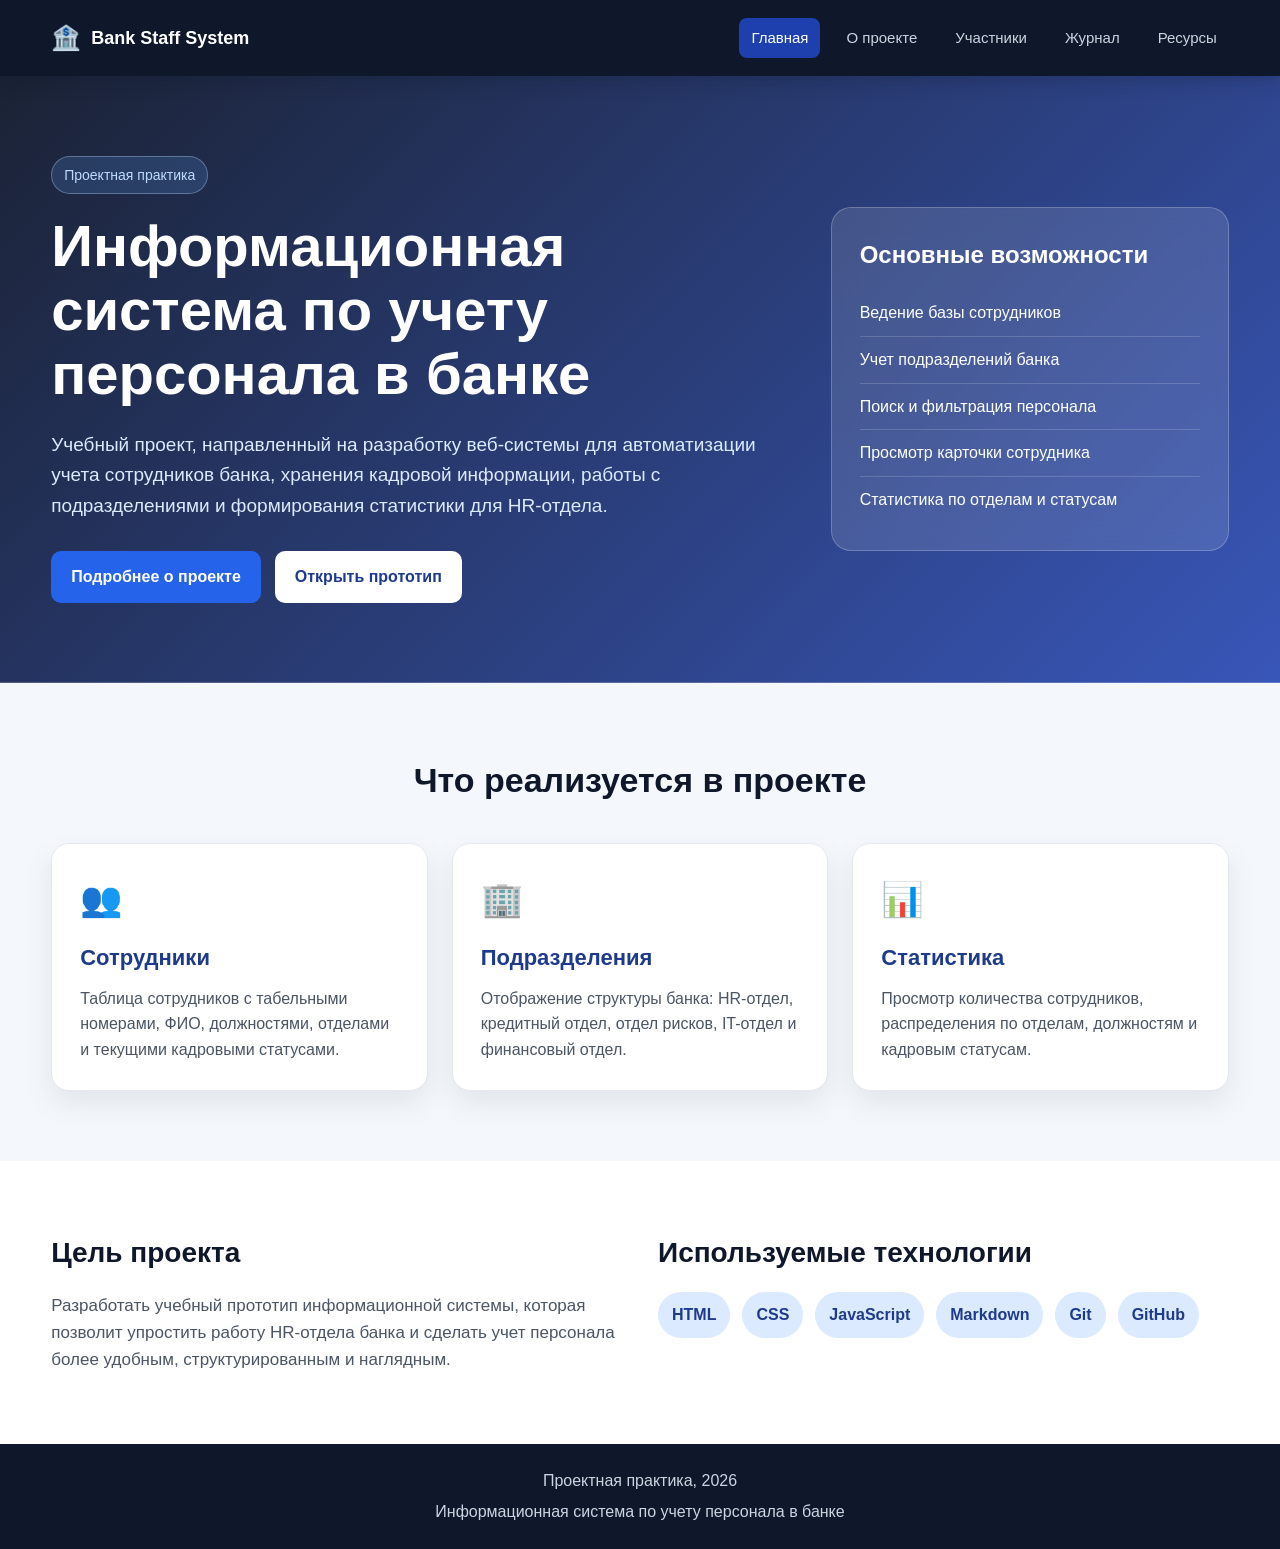
<file: index.html>
<!DOCTYPE html>
<html lang="ru">
<head>
  <meta charset="UTF-8">
  <meta http-equiv="refresh" content="0; url=site/index.html">
  <title>Информационная система учета персонала в банке</title>
</head>
<body>
  <p>
    Переход на сайт проекта:
    <a href="site/index.html">открыть сайт</a>
  </p>
</body>
</html>
</file>
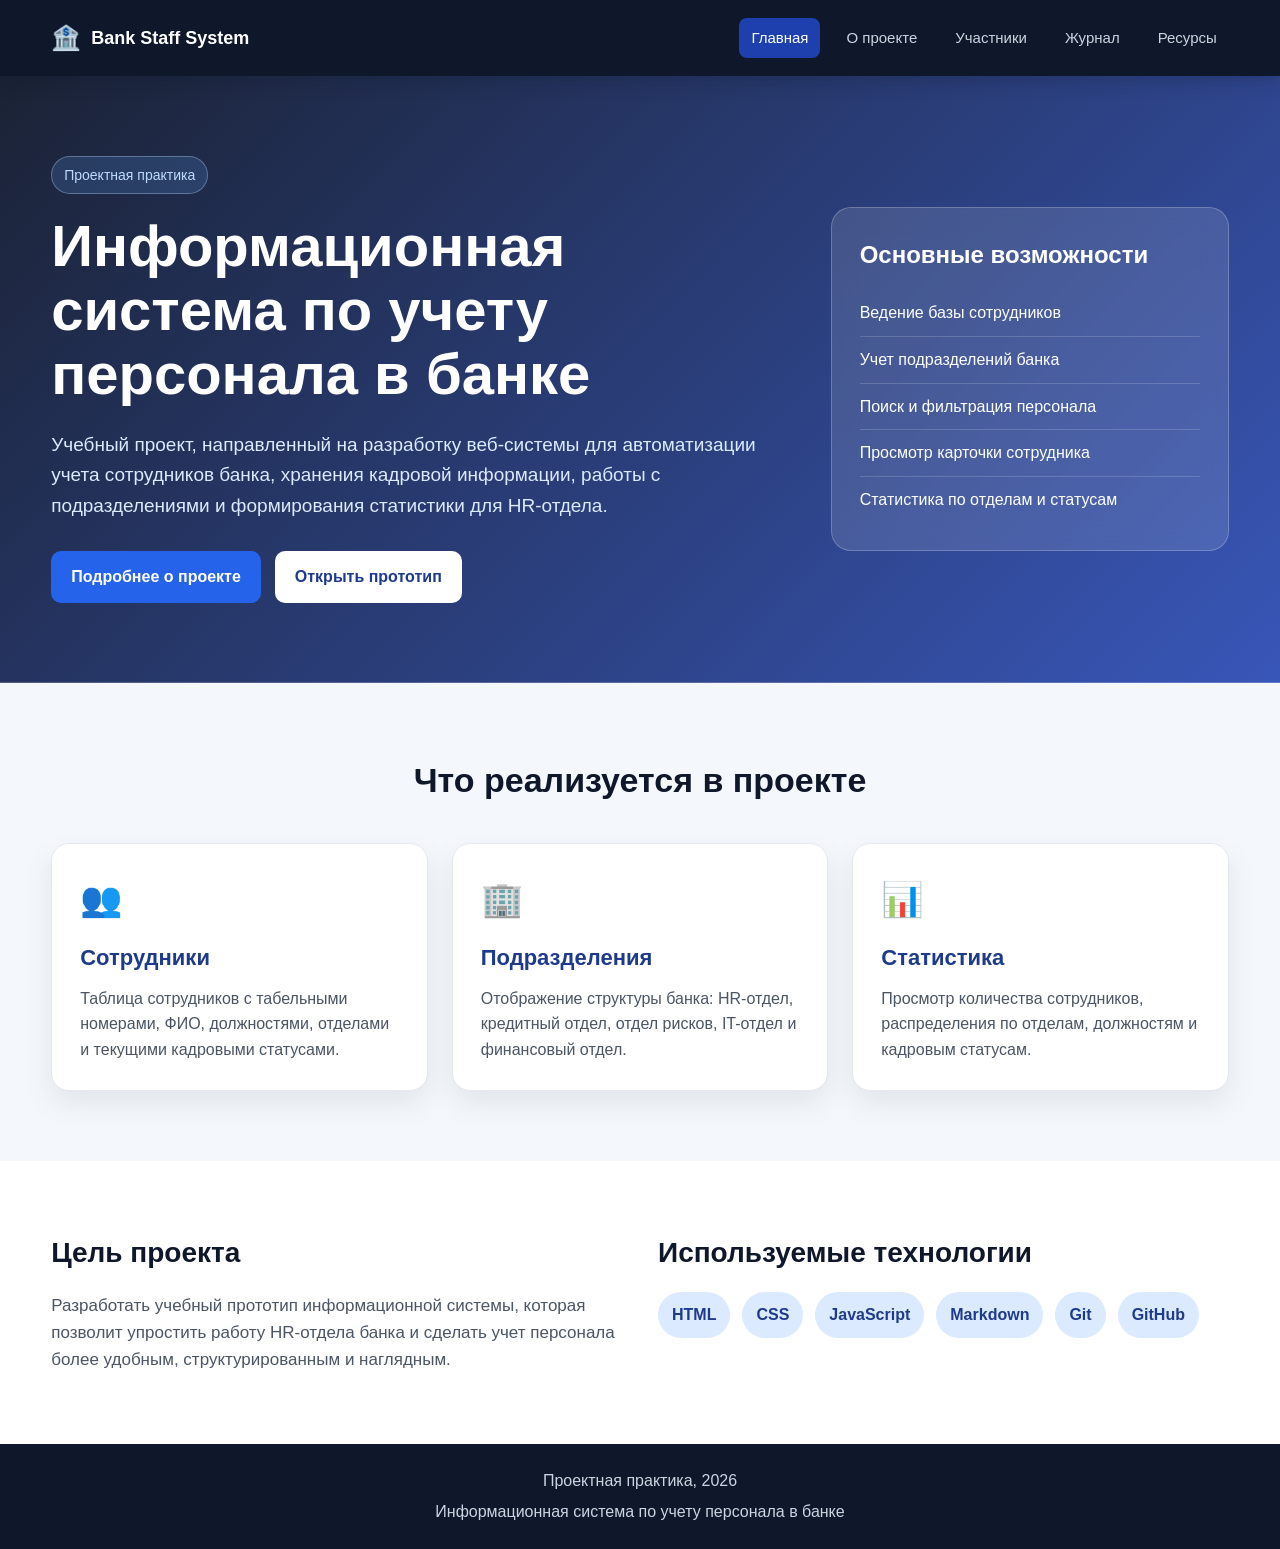
<file: site/index.html>
<!DOCTYPE html>
<html lang="ru">
<head>
  <meta charset="UTF-8">
  <meta name="viewport" content="width=device-width, initial-scale=1.0">
  <title>Информационная система учета персонала в банке</title>
  <link rel="stylesheet" href="style.css">
</head>
<body>

  <header class="header">
    <div class="container header-content">
      <div class="logo">
        <span class="logo-icon">🏦</span>
        <span>Bank Staff System</span>
      </div>

      <nav class="nav">
        <a href="index.html" class="active">Главная</a>
        <a href="about.html">О проекте</a>
        <a href="team.html">Участники</a>
        <a href="journal.html">Журнал</a>
        <a href="resources.html">Ресурсы</a>
      </nav>
    </div>
  </header>

  <main>
    <section class="hero">
      <div class="container hero-content">
        <div class="hero-text">
          <p class="tag">Проектная практика</p>
          <h1>Информационная система по учету персонала в банке</h1>
          <p class="hero-description">
            Учебный проект, направленный на разработку веб-системы для автоматизации
            учета сотрудников банка, хранения кадровой информации, работы с подразделениями
            и формирования статистики для HR-отдела.
          </p>

          <div class="hero-buttons">
            <a href="about.html" class="btn primary">Подробнее о проекте</a>
            <a href="../src/index.html" class="btn secondary">Открыть прототип</a>
          </div>
        </div>

        <div class="hero-card">
          <h2>Основные возможности</h2>
          <ul>
            <li>Ведение базы сотрудников</li>
            <li>Учет подразделений банка</li>
            <li>Поиск и фильтрация персонала</li>
            <li>Просмотр карточки сотрудника</li>
            <li>Статистика по отделам и статусам</li>
          </ul>
        </div>
      </div>
    </section>

    <section class="features">
      <div class="container">
        <h2 class="section-title">Что реализуется в проекте</h2>

        <div class="features-grid">
          <article class="feature-card">
            <div class="feature-icon">👥</div>
            <h3>Сотрудники</h3>
            <p>
              Таблица сотрудников с табельными номерами, ФИО, должностями,
              отделами и текущими кадровыми статусами.
            </p>
          </article>

          <article class="feature-card">
            <div class="feature-icon">🏢</div>
            <h3>Подразделения</h3>
            <p>
              Отображение структуры банка: HR-отдел, кредитный отдел,
              отдел рисков, IT-отдел и финансовый отдел.
            </p>
          </article>

          <article class="feature-card">
            <div class="feature-icon">📊</div>
            <h3>Статистика</h3>
            <p>
              Просмотр количества сотрудников, распределения по отделам,
              должностям и кадровым статусам.
            </p>
          </article>
        </div>
      </div>
    </section>

    <section class="project-info">
      <div class="container info-grid">
        <div>
          <h2>Цель проекта</h2>
          <p>
            Разработать учебный прототип информационной системы, которая позволит
            упростить работу HR-отдела банка и сделать учет персонала более удобным,
            структурированным и наглядным.
          </p>
        </div>

        <div>
          <h2>Используемые технологии</h2>
          <div class="tech-list">
            <span>HTML</span>
            <span>CSS</span>
            <span>JavaScript</span>
            <span>Markdown</span>
            <span>Git</span>
            <span>GitHub</span>
          </div>
        </div>
      </div>
    </section>
  </main>

  <footer class="footer">
    <div class="container">
      <p>Проектная практика, 2026</p>
      <p>Информационная система по учету персонала в банке</p>
    </div>
  </footer>

</body>
</html>
</file>
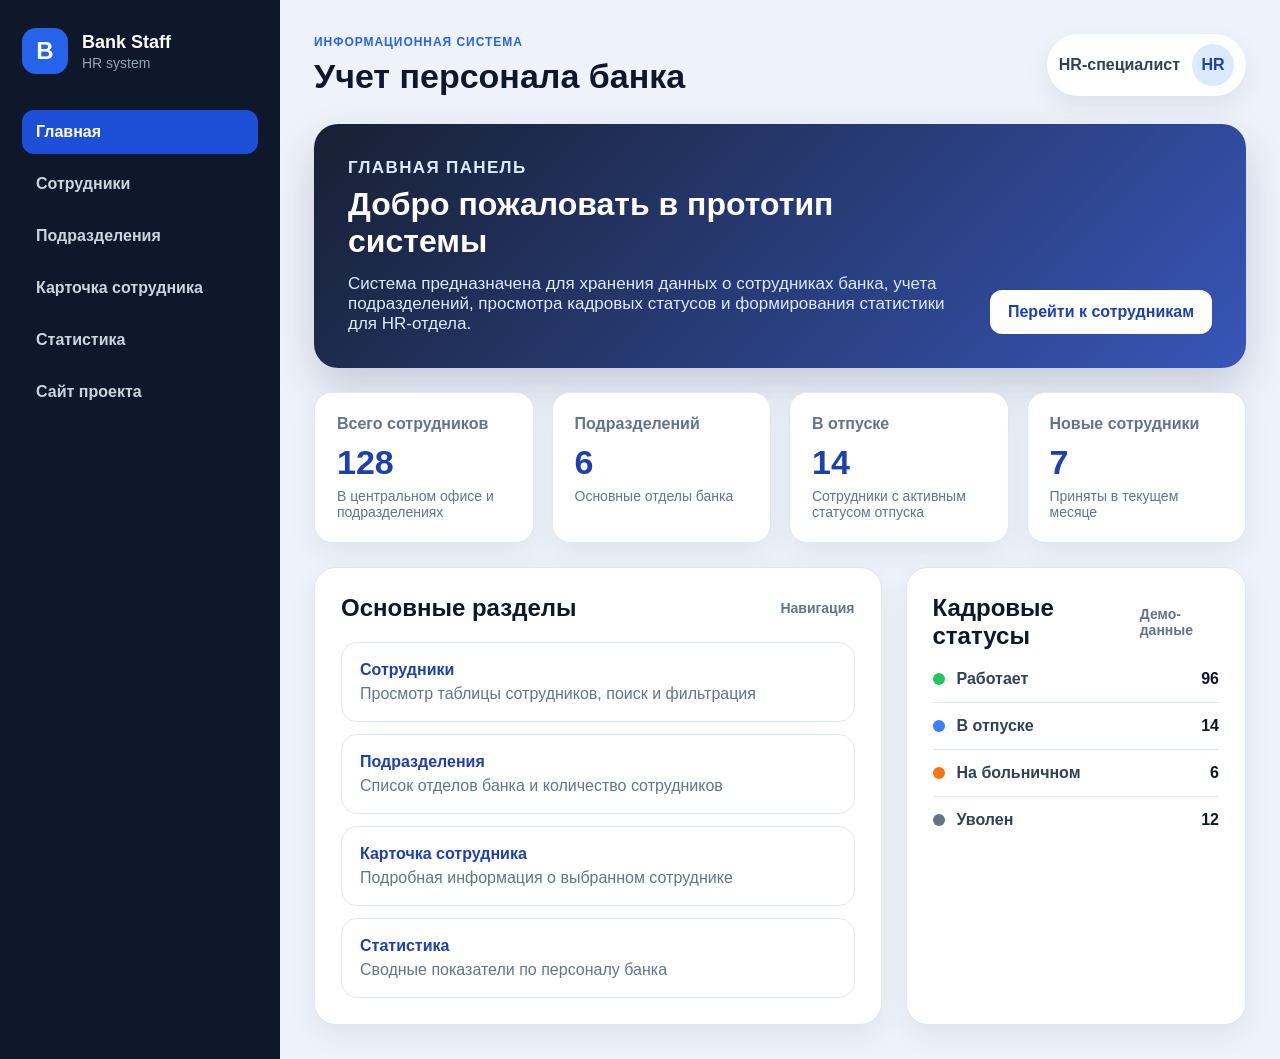
<file: src/index.html>
<!DOCTYPE html>
<html lang="ru">
<head>
  <meta charset="UTF-8">
  <meta name="viewport" content="width=device-width, initial-scale=1.0">
  <title>Bank Staff System — Главная</title>
  <link rel="stylesheet" href="style.css">
</head>
<body>

  <aside class="sidebar">
    <div class="sidebar-logo">
      <div class="logo-mark">B</div>
      <div>
        <strong>Bank Staff</strong>
        <span>HR system</span>
      </div>
    </div>

    <nav class="sidebar-nav">
      <a href="index.html" class="active">Главная</a>
      <a href="employees.html">Сотрудники</a>
      <a href="departments.html">Подразделения</a>
      <a href="employee-card.html">Карточка сотрудника</a>
      <a href="statistics.html">Статистика</a>
      <a href="../site/index.html">Сайт проекта</a>
    </nav>
  </aside>

  <main class="app">
    <header class="topbar">
      <div>
        <p class="eyebrow">Информационная система</p>
        <h1>Учет персонала банка</h1>
      </div>

      <div class="user-panel">
        <span class="user-role">HR-специалист</span>
        <div class="user-avatar">HR</div>
      </div>
    </header>

    <section class="welcome-card">
      <div>
        <p class="eyebrow">Главная панель</p>
        <h2>Добро пожаловать в прототип системы</h2>
        <p>
          Система предназначена для хранения данных о сотрудниках банка,
          учета подразделений, просмотра кадровых статусов и формирования
          статистики для HR-отдела.
        </p>
      </div>

      <a href="employees.html" class="primary-button">Перейти к сотрудникам</a>
    </section>

    <section class="stats-grid">
      <article class="stat-card">
        <span class="stat-label">Всего сотрудников</span>
        <strong>128</strong>
        <p>В центральном офисе и подразделениях</p>
      </article>

      <article class="stat-card">
        <span class="stat-label">Подразделений</span>
        <strong>6</strong>
        <p>Основные отделы банка</p>
      </article>

      <article class="stat-card">
        <span class="stat-label">В отпуске</span>
        <strong>14</strong>
        <p>Сотрудники с активным статусом отпуска</p>
      </article>

      <article class="stat-card">
        <span class="stat-label">Новые сотрудники</span>
        <strong>7</strong>
        <p>Приняты в текущем месяце</p>
      </article>
    </section>

    <section class="dashboard-grid">
      <article class="panel">
        <div class="panel-header">
          <h2>Основные разделы</h2>
          <span>Навигация</span>
        </div>

        <div class="quick-actions">
          <a href="employees.html">
            <strong>Сотрудники</strong>
            <span>Просмотр таблицы сотрудников, поиск и фильтрация</span>
          </a>

          <a href="departments.html">
            <strong>Подразделения</strong>
            <span>Список отделов банка и количество сотрудников</span>
          </a>

          <a href="employee-card.html">
            <strong>Карточка сотрудника</strong>
            <span>Подробная информация о выбранном сотруднике</span>
          </a>

          <a href="statistics.html">
            <strong>Статистика</strong>
            <span>Сводные показатели по персоналу банка</span>
          </a>
        </div>
      </article>

      <article class="panel">
        <div class="panel-header">
          <h2>Кадровые статусы</h2>
          <span>Демо-данные</span>
        </div>

        <div class="status-list">
          <div>
            <span class="status-dot green"></span>
            <p>Работает</p>
            <strong>96</strong>
          </div>

          <div>
            <span class="status-dot blue"></span>
            <p>В отпуске</p>
            <strong>14</strong>
          </div>

          <div>
            <span class="status-dot orange"></span>
            <p>На больничном</p>
            <strong>6</strong>
          </div>

          <div>
            <span class="status-dot gray"></span>
            <p>Уволен</p>
            <strong>12</strong>
          </div>
        </div>
      </article>
    </section>
  </main>

  <script src="app.js"></script>
</body>
</html>
</file>
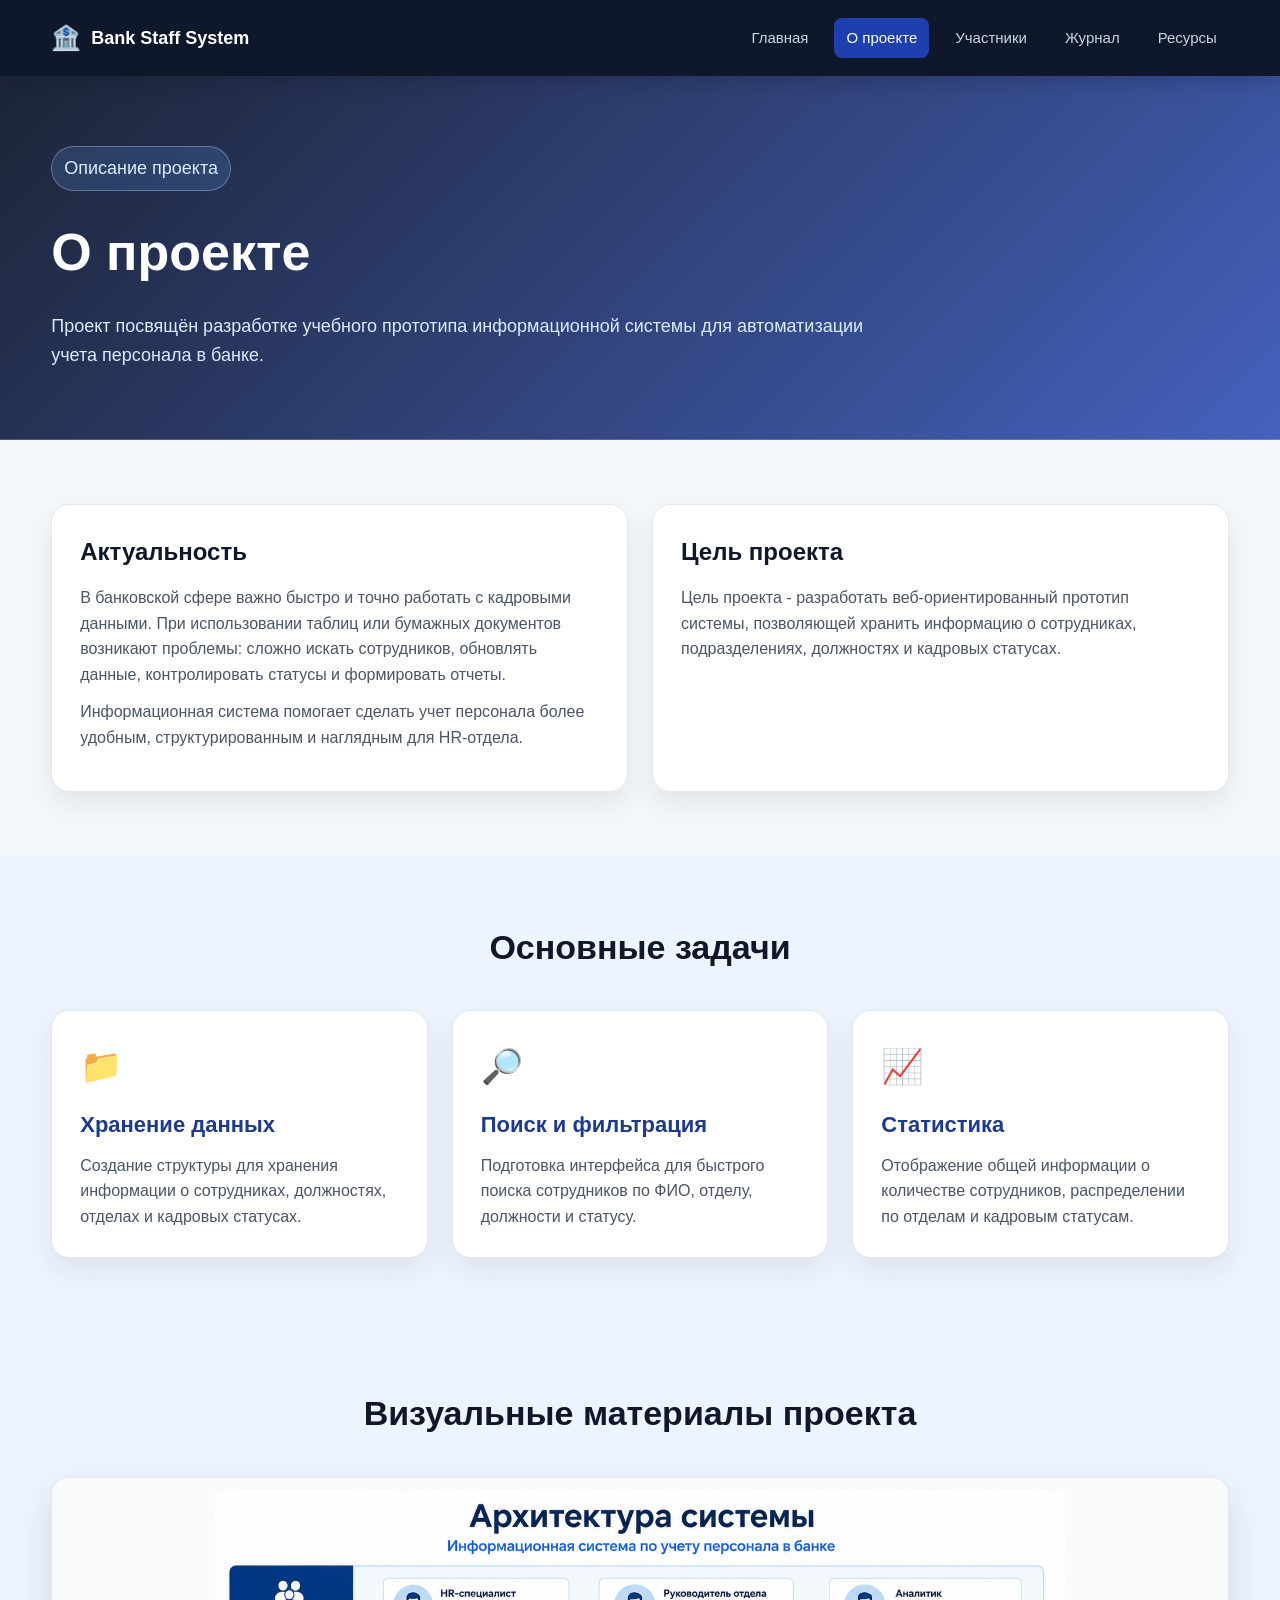
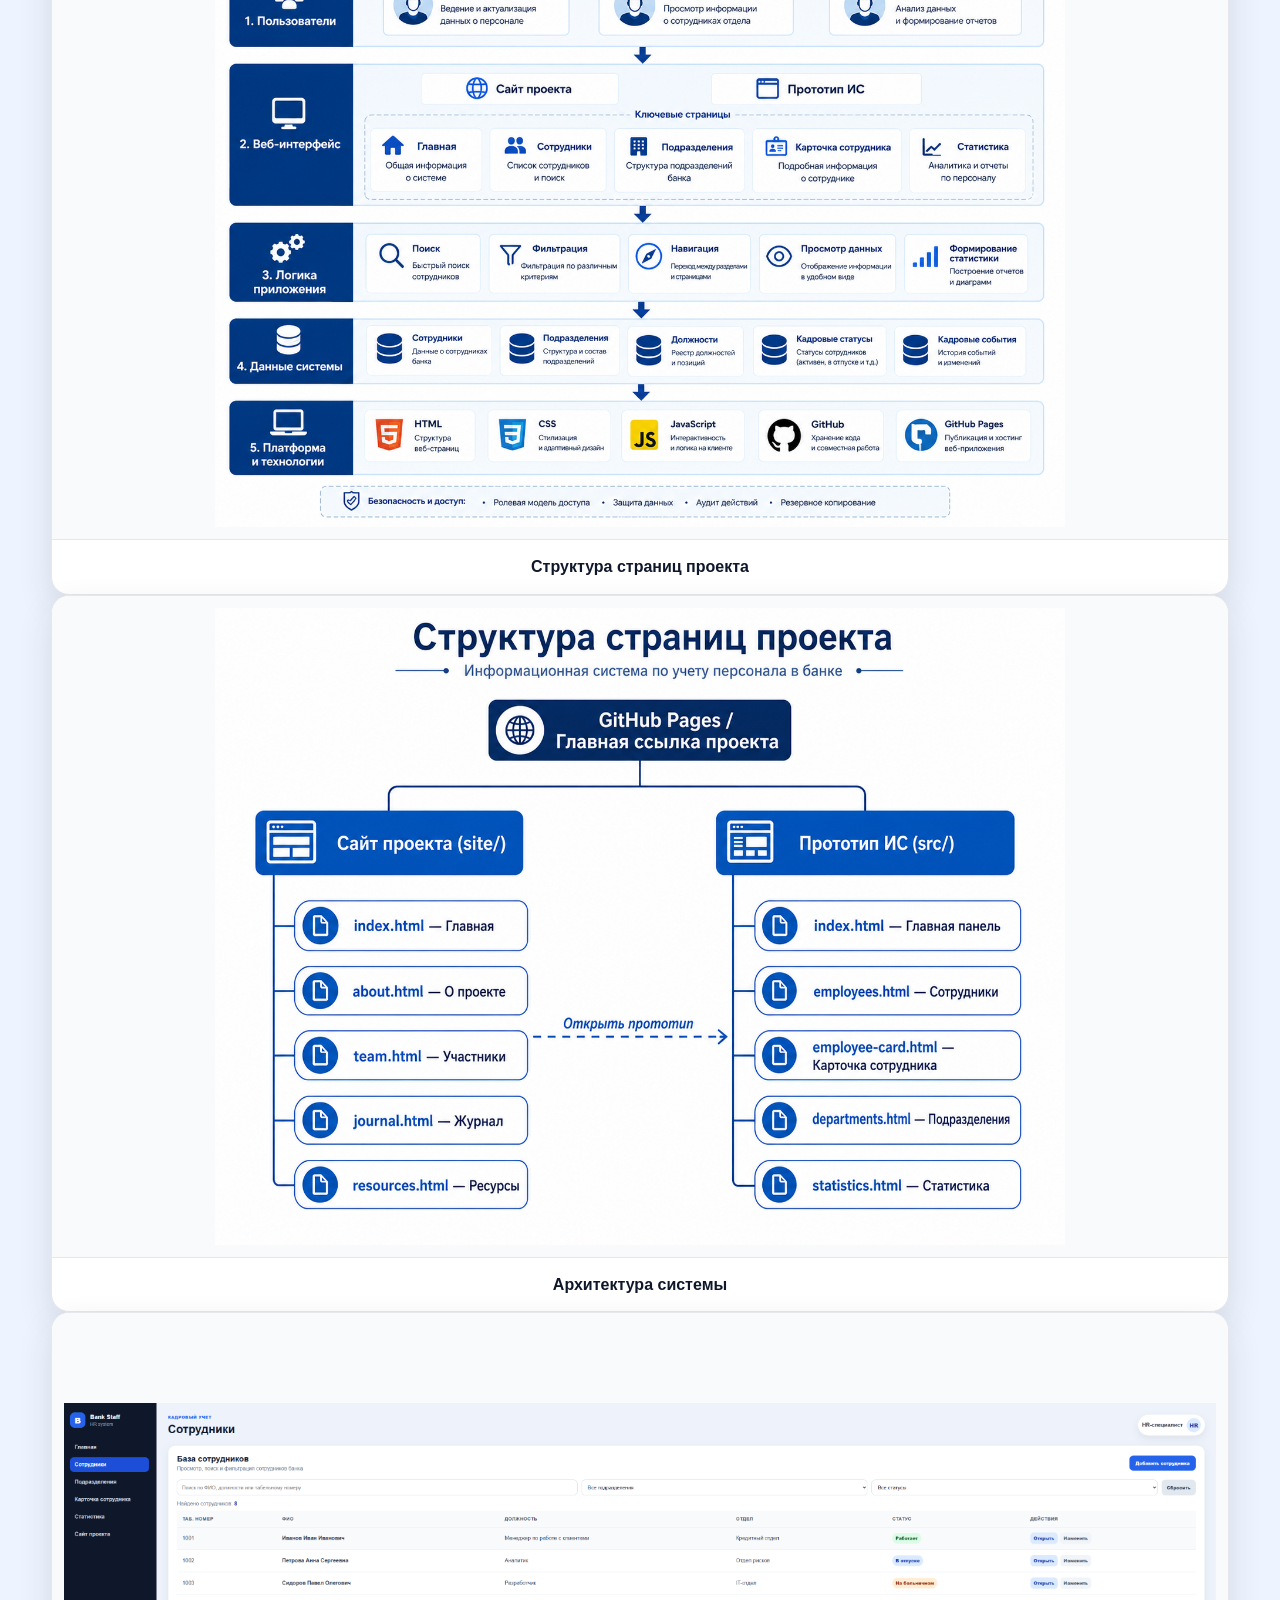
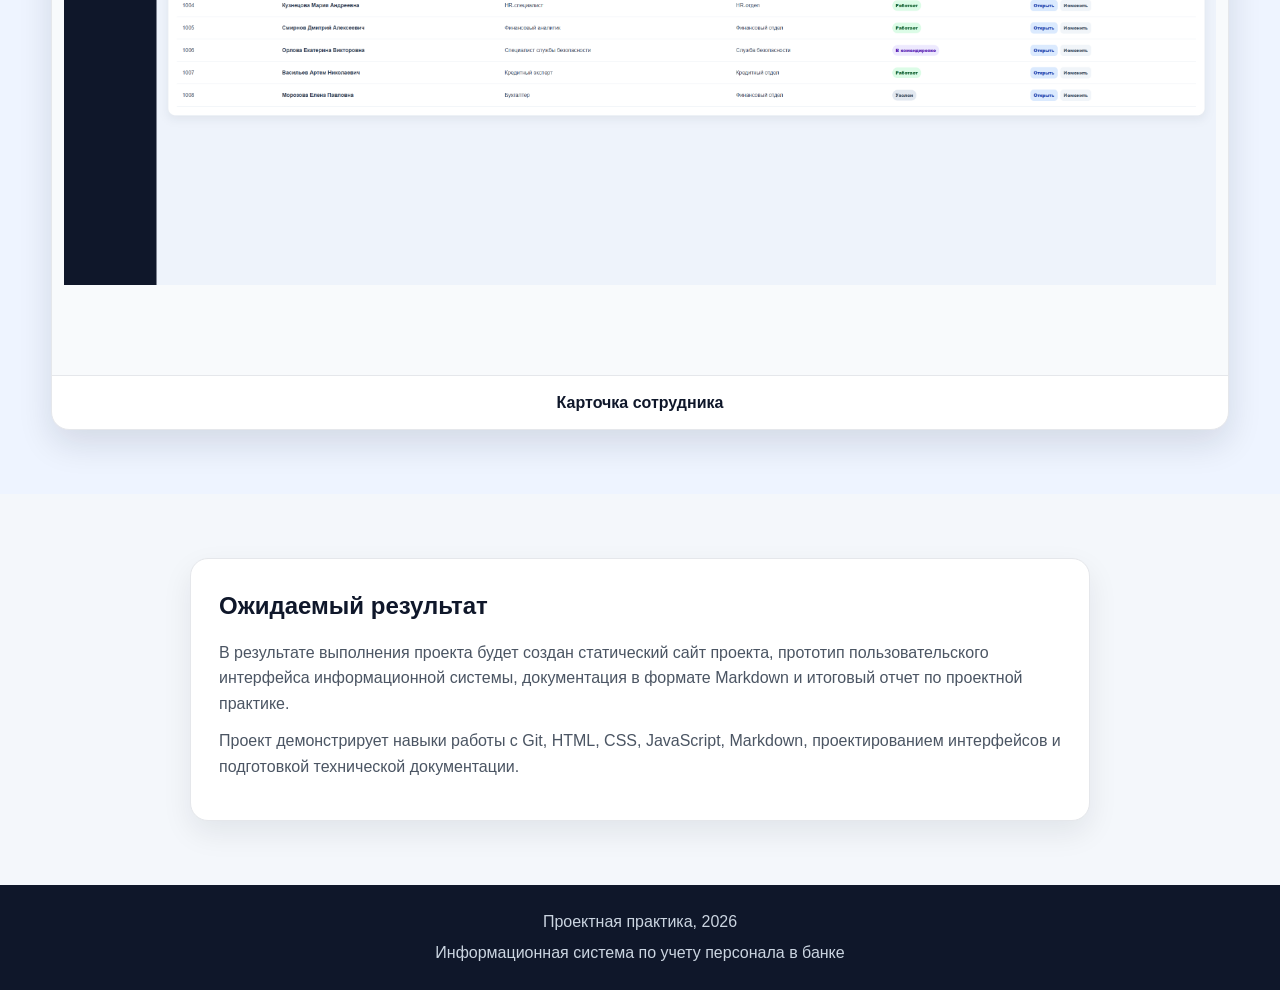
<file: site/about.html>
<!DOCTYPE html>
<html lang="ru">
<head>
  <meta charset="UTF-8">
  <meta name="viewport" content="width=device-width, initial-scale=1.0">
  <title>О проекте</title>
  <link rel="stylesheet" href="style.css">
</head>
<body>

  <header class="header">
    <div class="container header-content">
      <div class="logo">
        <span class="logo-icon">🏦</span>
        <span>Bank Staff System</span>
      </div>

      <nav class="nav">
        <a href="index.html">Главная</a>
        <a href="about.html" class="active">О проекте</a>
        <a href="team.html">Участники</a>
        <a href="journal.html">Журнал</a>
        <a href="resources.html">Ресурсы</a> 
        
      </nav>
    </div>
  </header>

  <main class="page">
    <section class="page-hero">
      <div class="container">
        <p class="tag">Описание проекта</p>
        <h1>О проекте</h1>
        <p>
          Проект посвящён разработке учебного прототипа информационной системы
          для автоматизации учета персонала в банке.
        </p>
      </div>
    </section>

    <section class="content-section">
      <div class="container content-grid">
        <article class="content-card">
          <h2>Актуальность</h2>
          <p>
            В банковской сфере важно быстро и точно работать с кадровыми данными.
            При использовании таблиц или бумажных документов возникают проблемы:
            сложно искать сотрудников, обновлять данные, контролировать статусы
            и формировать отчеты.
          </p>
          <p>
            Информационная система помогает сделать учет персонала более удобным,
            структурированным и наглядным для HR-отдела.
          </p>
        </article>

        <article class="content-card">
          <h2>Цель проекта</h2>
          <p>
            Цель проекта - разработать веб-ориентированный прототип системы,
            позволяющей хранить информацию о сотрудниках, подразделениях,
            должностях и кадровых статусах.
          </p>
        </article>
      </div>
    </section>

    <section class="content-section light">
      <div class="container">
        <h2 class="section-title">Основные задачи</h2>

        <div class="features-grid">
          <article class="feature-card">
            <div class="feature-icon">📁</div>
            <h3>Хранение данных</h3>
            <p>
              Создание структуры для хранения информации о сотрудниках,
              должностях, отделах и кадровых статусах.
            </p>
          </article>

          <article class="feature-card">
            <div class="feature-icon">🔎</div>
            <h3>Поиск и фильтрация</h3>
            <p>
              Подготовка интерфейса для быстрого поиска сотрудников
              по ФИО, отделу, должности и статусу.
            </p>
          </article>

          <article class="feature-card">
            <div class="feature-icon">📈</div>
            <h3>Статистика</h3>
            <p>
              Отображение общей информации о количестве сотрудников,
              распределении по отделам и кадровым статусам.
            </p>
          </article>
        </div>
      </div>
    </section>
<section class="content-section light">
  <div class="container">
    <h2 class="section-title">Визуальные материалы проекта</h2>

    <div class="gallery-grid">
  <a class="gallery-card" href="../images/pages-structure.png" target="_blank">
    <img src="../images/pages-structure.png" alt="Структура страниц проекта">
    <span>Структура страниц проекта</span>
  </a>

  <a class="gallery-card" href="../images/system-architecture.png" target="_blank">
    <img src="../images/system-architecture.png" alt="Архитектура системы">
    <span>Архитектура системы</span>
  </a>

  <a class="gallery-card" href="../images/employees-page.png" target="_blank">
    <img src="../images/employees-page.png" alt="Карточка сотрудника">
    <span>Карточка сотрудника</span>
  </a>
</div>
  </div>
</section>    
    <section class="content-section">
      <div class="container">
        <article class="content-card wide-card">
          <h2>Ожидаемый результат</h2>
          <p>
            В результате выполнения проекта будет создан статический сайт проекта,
            прототип пользовательского интерфейса информационной системы,
            документация в формате Markdown и итоговый отчет по проектной практике.
          </p>
          <p>
            Проект демонстрирует навыки работы с Git, HTML, CSS, JavaScript,
            Markdown, проектированием интерфейсов и подготовкой технической документации.
          </p>
        </article>
      </div>
    </section>
  </main>

  <footer class="footer">
    <div class="container">
      <p>Проектная практика, 2026</p>
      <p>Информационная система по учету персонала в банке</p>
    </div>
  </footer>

</body>
</html>
</file>
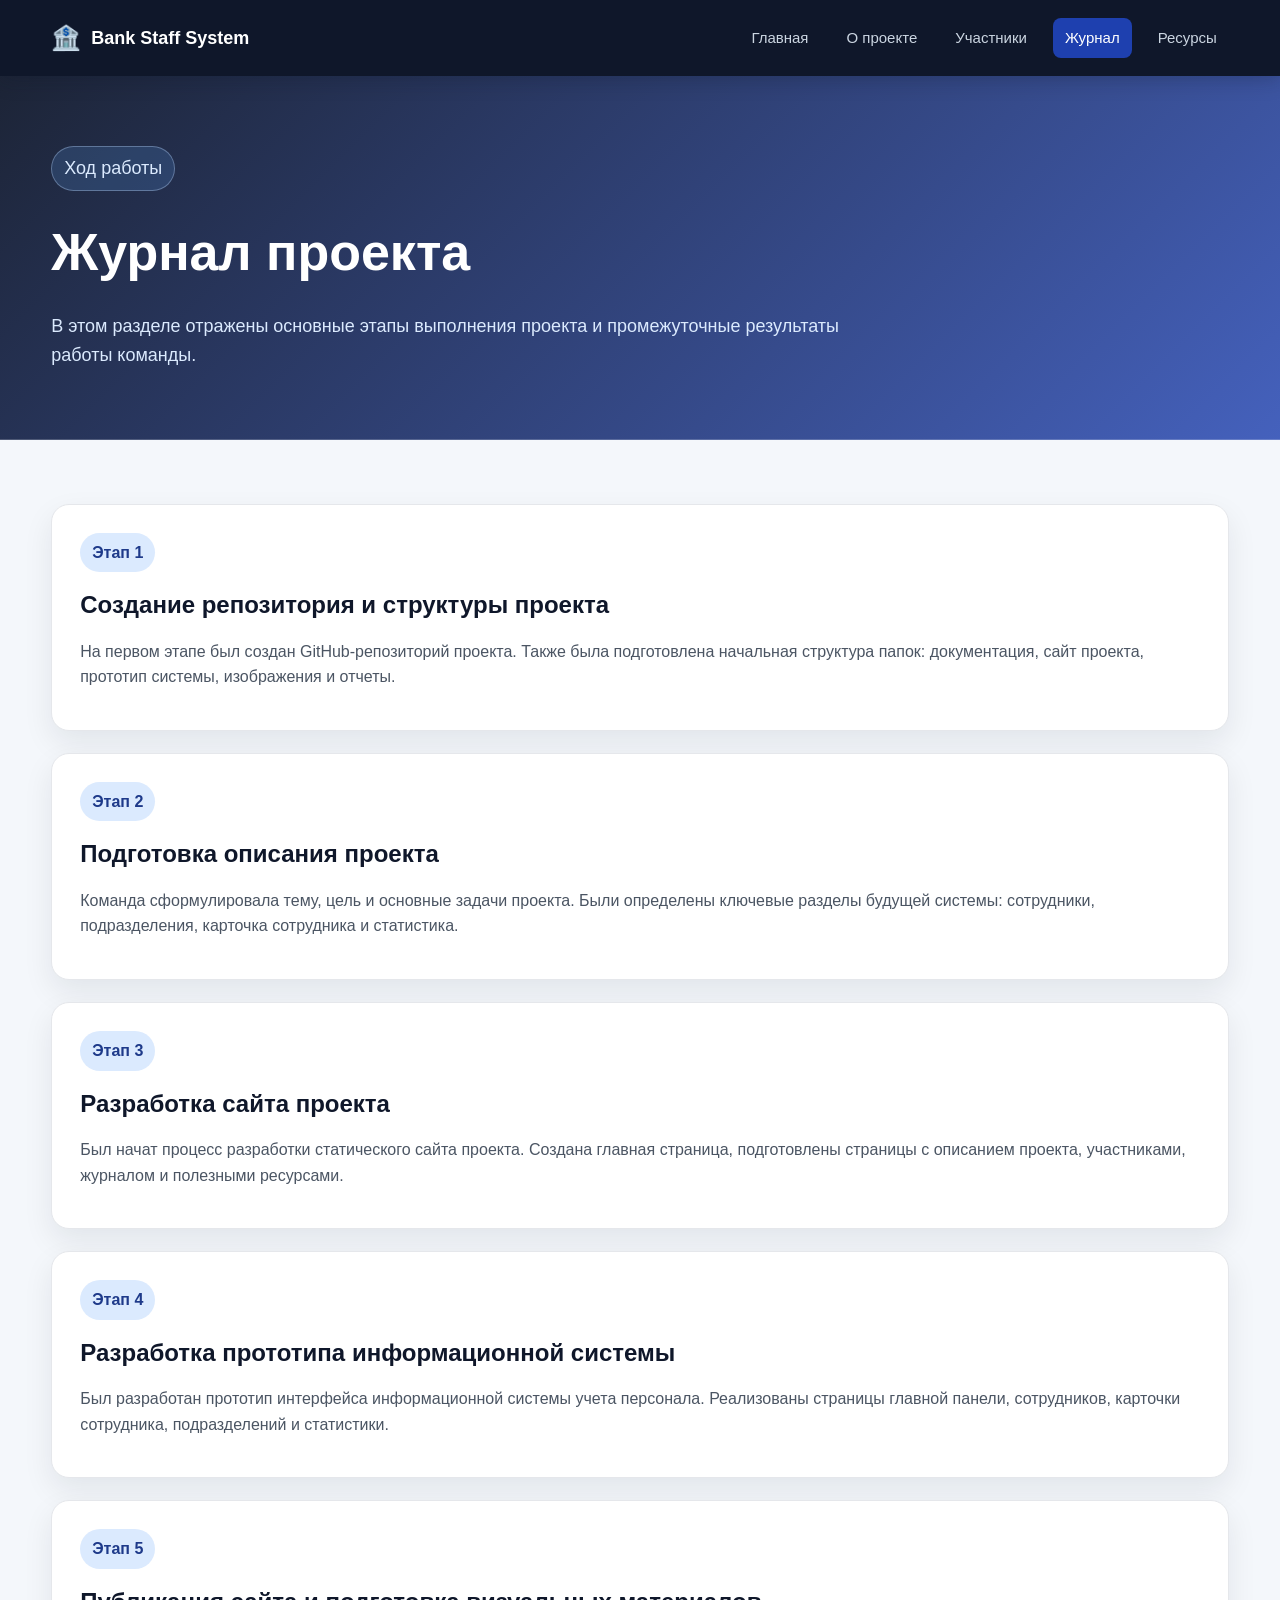
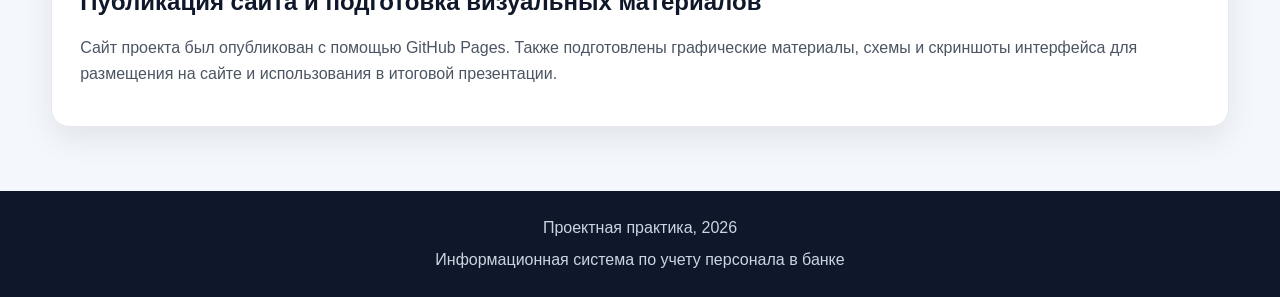
<file: site/journal.html>
<!DOCTYPE html>
<html lang="ru">
<head>
  <meta charset="UTF-8">
  <meta name="viewport" content="width=device-width, initial-scale=1.0">
  <title>Журнал проекта</title>
  <link rel="stylesheet" href="style.css">
</head>
<body>

  <header class="header">
    <div class="container header-content">
      <div class="logo">
        <span class="logo-icon">🏦</span>
        <span>Bank Staff System</span>
      </div>

      <nav class="nav">
        <a href="index.html">Главная</a>
        <a href="about.html">О проекте</a>
        <a href="team.html">Участники</a>
        <a href="journal.html" class="active">Журнал</a>
        <a href="resources.html">Ресурсы</a>
      </nav>
    </div>
  </header>

  <main class="page">
    <section class="page-hero">
      <div class="container">
        <p class="tag">Ход работы</p>
        <h1>Журнал проекта</h1>
        <p>
          В этом разделе отражены основные этапы выполнения проекта
          и промежуточные результаты работы команды.
        </p>
      </div>
    </section>

    <section class="content-section">
      <div class="container journal-list">

        <article class="journal-card">
          <p class="journal-date">Этап 1</p>
          <h2>Создание репозитория и структуры проекта</h2>
          <p>
            На первом этапе был создан GitHub-репозиторий проекта. Также была
            подготовлена начальная структура папок: документация, сайт проекта,
            прототип системы, изображения и отчеты.
          </p>
        </article>

        <article class="journal-card">
          <p class="journal-date">Этап 2</p>
          <h2>Подготовка описания проекта</h2>
          <p>
            Команда сформулировала тему, цель и основные задачи проекта.
            Были определены ключевые разделы будущей системы: сотрудники,
            подразделения, карточка сотрудника и статистика.
          </p>
        </article>

        <article class="journal-card">
          <p class="journal-date">Этап 3</p>
          <h2>Разработка сайта проекта</h2>
          <p>
            Был начат процесс разработки статического сайта проекта.
            Создана главная страница, подготовлены страницы с описанием проекта,
            участниками, журналом и полезными ресурсами.
          </p>
        </article>
        <article class="journal-card">
  <p class="journal-date">Этап 4</p>
  <h2>Разработка прототипа информационной системы</h2>
  <p>
    Был разработан прототип интерфейса информационной системы учета персонала.
    Реализованы страницы главной панели, сотрудников, карточки сотрудника,
    подразделений и статистики.
  </p>
</article>

<article class="journal-card">
  <p class="journal-date">Этап 5</p>
  <h2>Публикация сайта и подготовка визуальных материалов</h2>
  <p>
    Сайт проекта был опубликован с помощью GitHub Pages. Также подготовлены
    графические материалы, схемы и скриншоты интерфейса для размещения
    на сайте и использования в итоговой презентации.
  </p>
</article>

      </div>
    </section>
  </main>

  <footer class="footer">
    <div class="container">
      <p>Проектная практика, 2026</p>
      <p>Информационная система по учету персонала в банке</p>
    </div>
  </footer>

</body>
</html>
</file>
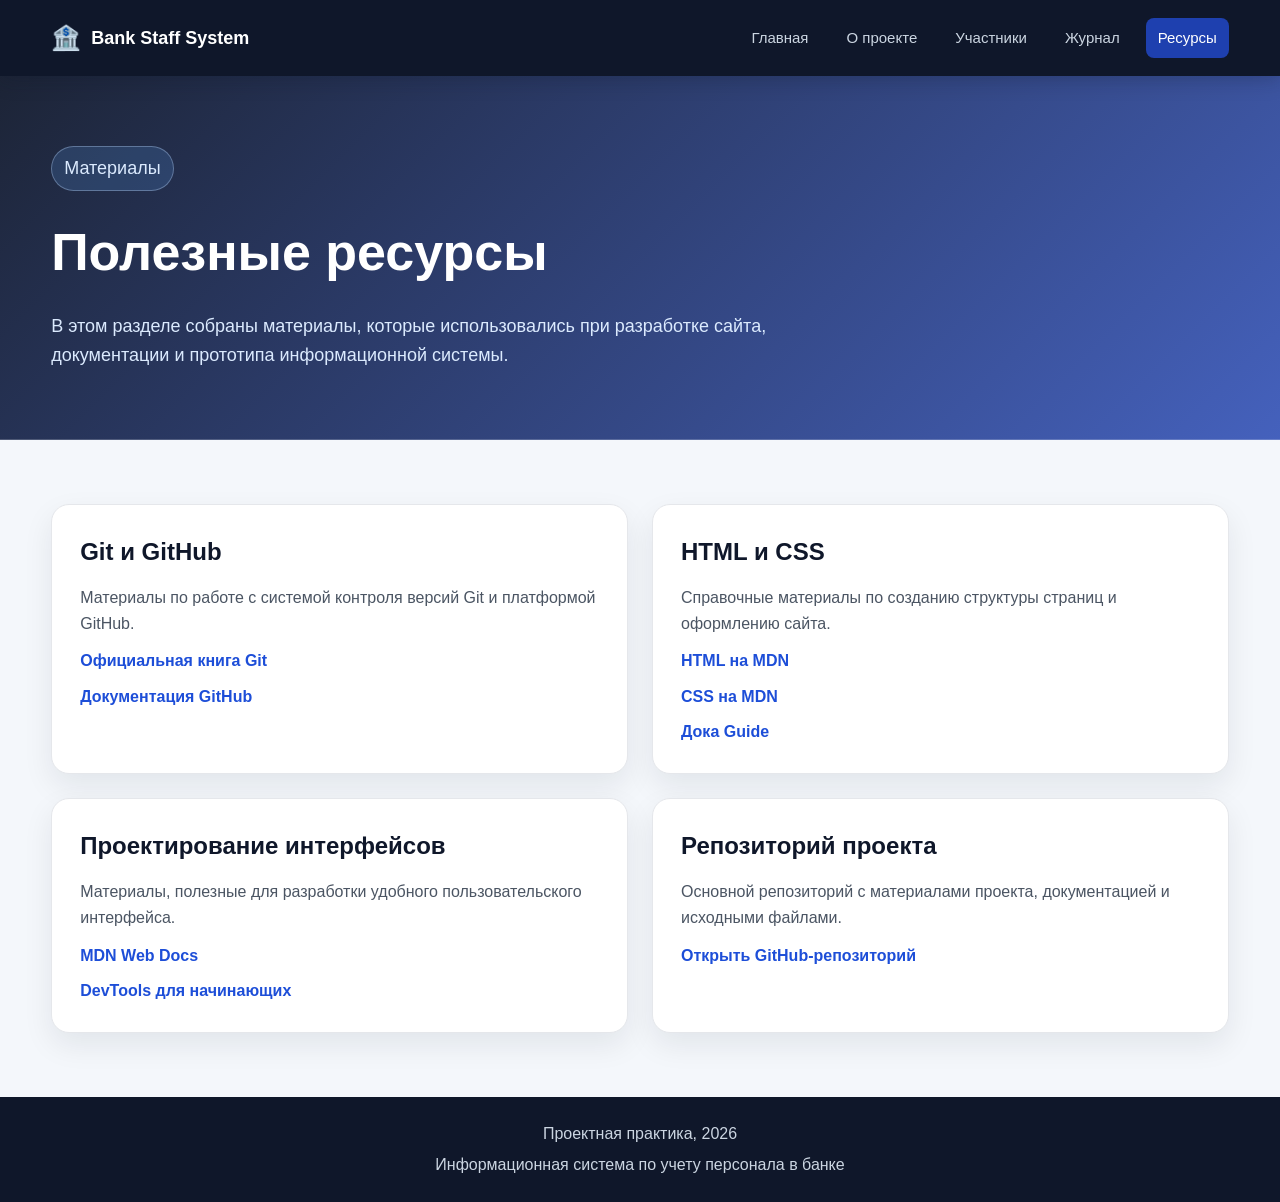
<file: site/resources.html>
<!DOCTYPE html>
<html lang="ru">
<head>
  <meta charset="UTF-8">
  <meta name="viewport" content="width=device-width, initial-scale=1.0">
  <title>Ресурсы</title>
  <link rel="stylesheet" href="style.css">
</head>
<body>

  <header class="header">
    <div class="container header-content">
      <div class="logo">
        <span class="logo-icon">🏦</span>
        <span>Bank Staff System</span>
      </div>

      <nav class="nav">
        <a href="index.html">Главная</a>
        <a href="about.html">О проекте</a>
        <a href="team.html">Участники</a>
        <a href="journal.html">Журнал</a>
        <a href="resources.html" class="active">Ресурсы</a>
      </nav>
    </div>
  </header>

  <main class="page">
    <section class="page-hero">
      <div class="container">
        <p class="tag">Материалы</p>
        <h1>Полезные ресурсы</h1>
        <p>
          В этом разделе собраны материалы, которые использовались при разработке
          сайта, документации и прототипа информационной системы.
        </p>
      </div>
    </section>

    <section class="content-section">
      <div class="container resources-grid">

        <article class="resource-card">
          <h2>Git и GitHub</h2>
          <p>
            Материалы по работе с системой контроля версий Git и платформой GitHub.
          </p>
          <a href="https://git-scm.com/book/ru/v2" target="_blank">Официальная книга Git</a>
          <a href="https://docs.github.com/ru" target="_blank">Документация GitHub</a>
        </article>

        <article class="resource-card">
          <h2>HTML и CSS</h2>
          <p>
            Справочные материалы по созданию структуры страниц и оформлению сайта.
          </p>
          <a href="https://developer.mozilla.org/ru/docs/Web/HTML" target="_blank">HTML на MDN</a>
          <a href="https://developer.mozilla.org/ru/docs/Web/CSS" target="_blank">CSS на MDN</a>
          <a href="https://doka.guide/" target="_blank">Дока Guide</a>
        </article>

        <article class="resource-card">
          <h2>Проектирование интерфейсов</h2>
          <p>
            Материалы, полезные для разработки удобного пользовательского интерфейса.
          </p>
          <a href="https://developer.mozilla.org/ru/docs/Learn" target="_blank">MDN Web Docs</a>
          <a href="https://habr.com/ru/articles/548898/" target="_blank">DevTools для начинающих</a>
        </article>

        <article class="resource-card">
          <h2>Репозиторий проекта</h2>
          <p>
            Основной репозиторий с материалами проекта, документацией и исходными файлами.
          </p>
          <a href="https://github.com/JZXsakura/bank-personnel-system-practice" target="_blank">Открыть GitHub-репозиторий</a>
        </article>

      </div>
    </section>
  </main>

  <footer class="footer">
    <div class="container">
      <p>Проектная практика, 2026</p>
      <p>Информационная система по учету персонала в банке</p>
    </div>
  </footer>

</body>
</html>
</file>
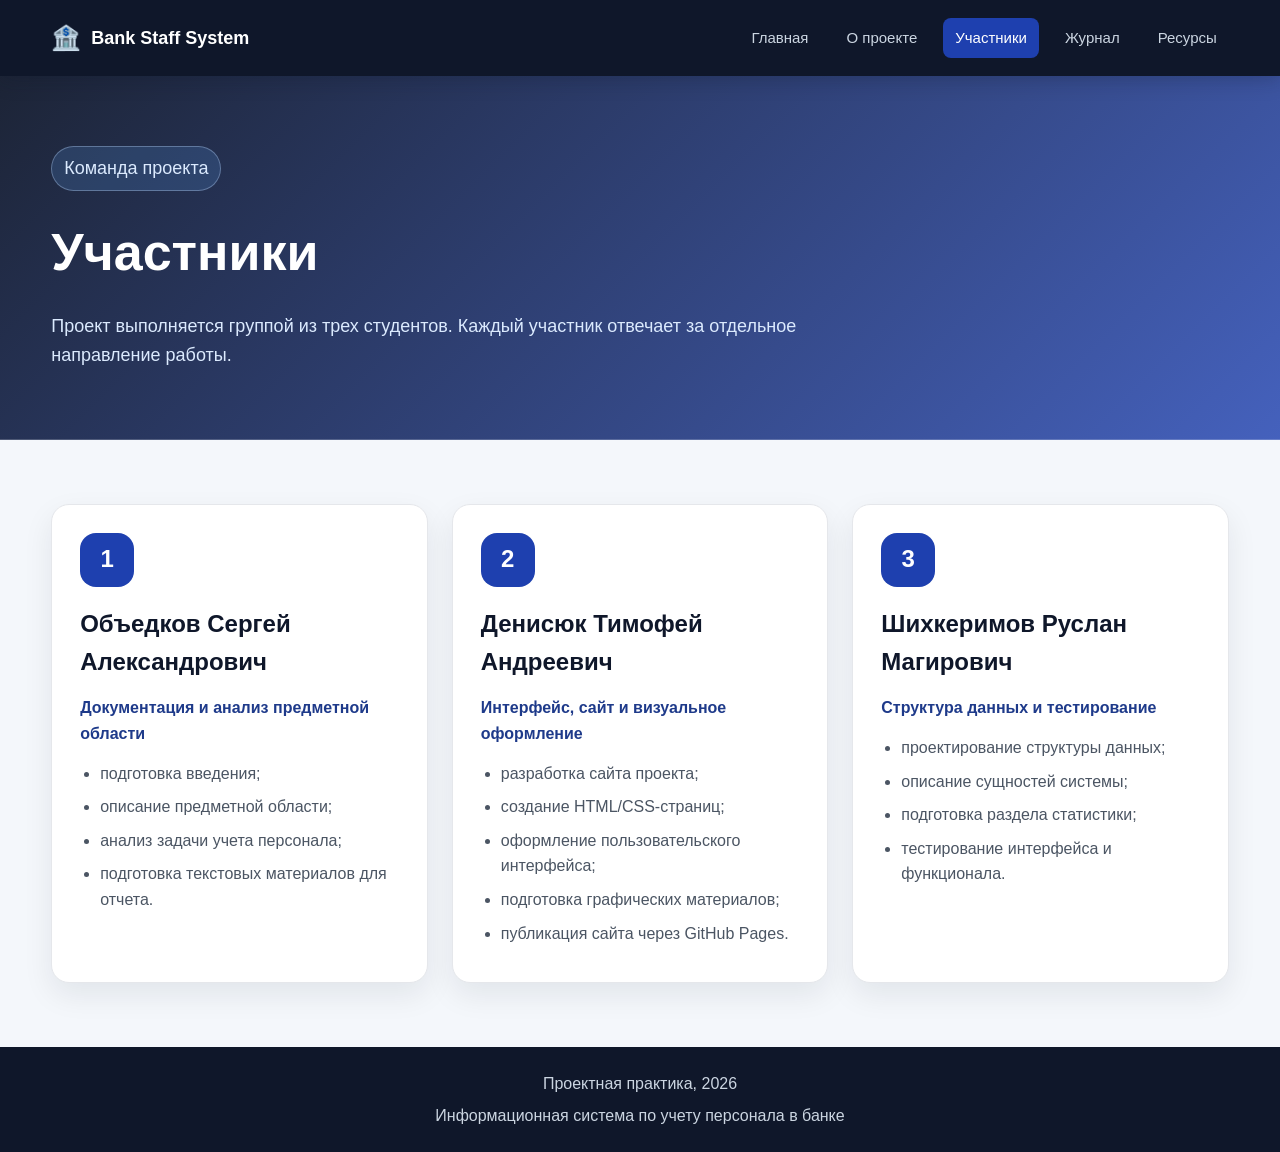
<file: site/team.html>
<!DOCTYPE html>
<html lang="ru">
<head>
  <meta charset="UTF-8">
  <meta name="viewport" content="width=device-width, initial-scale=1.0">
  <title>Участники</title>
  <link rel="stylesheet" href="style.css">
</head>
<body>

  <header class="header">
    <div class="container header-content">
      <div class="logo">
        <span class="logo-icon">🏦</span>
        <span>Bank Staff System</span>
      </div>

      <nav class="nav">
        <a href="index.html">Главная</a>
        <a href="about.html">О проекте</a>
        <a href="team.html" class="active">Участники</a>
        <a href="journal.html">Журнал</a>
        <a href="resources.html">Ресурсы</a>
      </nav>
    </div>
  </header>

  <main class="page">
    <section class="page-hero">
      <div class="container">
        <p class="tag">Команда проекта</p>
        <h1>Участники</h1>
        <p>
          Проект выполняется группой из трех студентов. Каждый участник отвечает
          за отдельное направление работы.
        </p>
      </div>
    </section>

    <section class="content-section">
      <div class="container team-grid">

        <article class="team-card">
          <div class="avatar">1</div>
          <h2>Объедков Сергей Александрович</h2>
          <p class="role">Документация и анализ предметной области</p>
          <ul>
            <li>подготовка введения;</li>
            <li>описание предметной области;</li>
            <li>анализ задачи учета персонала;</li>
            <li>подготовка текстовых материалов для отчета.</li>
          </ul>
        </article>

        <article class="team-card">
          <div class="avatar">2</div>
          <h2>Денисюк Тимофей Андреевич</h2>
          <p class="role">Интерфейс, сайт и визуальное оформление</p>
          <ul>
            <li>разработка сайта проекта;</li>
            <li>создание HTML/CSS-страниц;</li>
            <li>оформление пользовательского интерфейса;</li>
            <li>подготовка графических материалов;</li>
            <li>публикация сайта через GitHub Pages.</li>
          </ul>
        </article>

        <article class="team-card">
          <div class="avatar">3</div>
          <h2>Шихкеримов Руслан Магирович</h2>
          <p class="role">Структура данных и тестирование</p>
          <ul>
            <li>проектирование структуры данных;</li>
            <li>описание сущностей системы;</li>
            <li>подготовка раздела статистики;</li>
            <li>тестирование интерфейса и функционала.</li>
          </ul>
        </article>

      </div>
    </section>
  </main>

  <footer class="footer">
    <div class="container">
      <p>Проектная практика, 2026</p>
      <p>Информационная система по учету персонала в банке</p>
    </div>
  </footer>

</body>
</html>
</file>
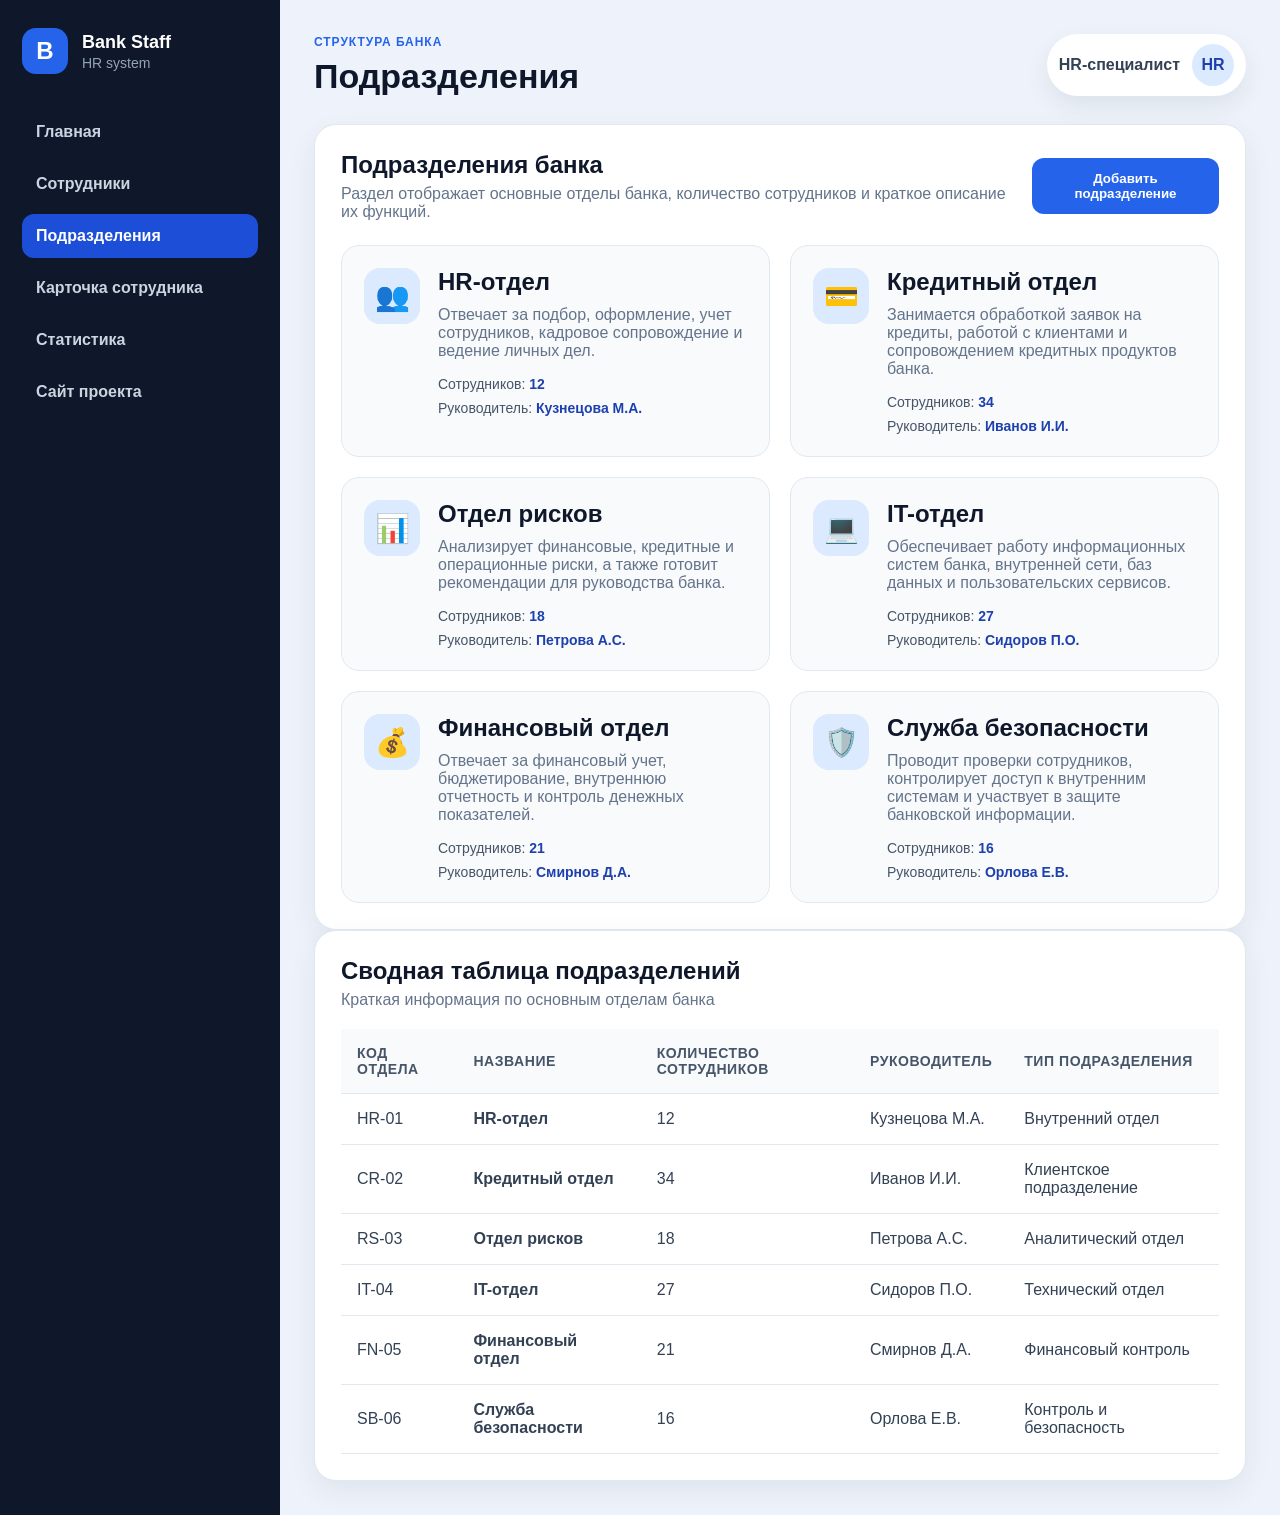
<file: src/departments.html>
<!DOCTYPE html>
<html lang="ru">
<head>
  <meta charset="UTF-8">
  <meta name="viewport" content="width=device-width, initial-scale=1.0">
  <title>Bank Staff System - Подразделения</title>
  <link rel="stylesheet" href="style.css">
</head>
<body>

  <aside class="sidebar">
    <div class="sidebar-logo">
      <div class="logo-mark">B</div>
      <div>
        <strong>Bank Staff</strong>
        <span>HR system</span>
      </div>
    </div>

    <nav class="sidebar-nav">
      <a href="index.html">Главная</a>
      <a href="employees.html">Сотрудники</a>
      <a href="departments.html" class="active">Подразделения</a>
      <a href="employee-card.html">Карточка сотрудника</a>
      <a href="statistics.html">Статистика</a>
      <a href="../site/index.html">Сайт проекта</a>
    </nav>
  </aside>

  <main class="app">
    <header class="topbar">
      <div>
        <p class="eyebrow">Структура банка</p>
        <h1>Подразделения</h1>
      </div>

      <div class="user-panel">
        <span class="user-role">HR-специалист</span>
        <div class="user-avatar">HR</div>
      </div>
    </header>

    <section class="page-panel">
      <div class="panel-header">
        <div>
          <h2>Подразделения банка</h2>
          <p>
            Раздел отображает основные отделы банка, количество сотрудников
            и краткое описание их функций.
          </p>
        </div>

        <button class="primary-action" type="button">Добавить подразделение</button>
      </div>

      <div class="departments-grid">

        <article class="department-card">
          <div class="department-icon">👥</div>
          <div class="department-content">
            <h2>HR-отдел</h2>
            <p>
              Отвечает за подбор, оформление, учет сотрудников, кадровое сопровождение
              и ведение личных дел.
            </p>

            <div class="department-meta">
              <span>Сотрудников: <strong>12</strong></span>
              <span>Руководитель: <strong>Кузнецова М.А.</strong></span>
            </div>
          </div>
        </article>

        <article class="department-card">
          <div class="department-icon">💳</div>
          <div class="department-content">
            <h2>Кредитный отдел</h2>
            <p>
              Занимается обработкой заявок на кредиты, работой с клиентами
              и сопровождением кредитных продуктов банка.
            </p>

            <div class="department-meta">
              <span>Сотрудников: <strong>34</strong></span>
              <span>Руководитель: <strong>Иванов И.И.</strong></span>
            </div>
          </div>
        </article>

        <article class="department-card">
          <div class="department-icon">📊</div>
          <div class="department-content">
            <h2>Отдел рисков</h2>
            <p>
              Анализирует финансовые, кредитные и операционные риски,
              а также готовит рекомендации для руководства банка.
            </p>

            <div class="department-meta">
              <span>Сотрудников: <strong>18</strong></span>
              <span>Руководитель: <strong>Петрова А.С.</strong></span>
            </div>
          </div>
        </article>

        <article class="department-card">
          <div class="department-icon">💻</div>
          <div class="department-content">
            <h2>IT-отдел</h2>
            <p>
              Обеспечивает работу информационных систем банка, внутренней сети,
              баз данных и пользовательских сервисов.
            </p>

            <div class="department-meta">
              <span>Сотрудников: <strong>27</strong></span>
              <span>Руководитель: <strong>Сидоров П.О.</strong></span>
            </div>
          </div>
        </article>

        <article class="department-card">
          <div class="department-icon">💰</div>
          <div class="department-content">
            <h2>Финансовый отдел</h2>
            <p>
              Отвечает за финансовый учет, бюджетирование, внутреннюю отчетность
              и контроль денежных показателей.
            </p>

            <div class="department-meta">
              <span>Сотрудников: <strong>21</strong></span>
              <span>Руководитель: <strong>Смирнов Д.А.</strong></span>
            </div>
          </div>
        </article>

        <article class="department-card">
          <div class="department-icon">🛡️</div>
          <div class="department-content">
            <h2>Служба безопасности</h2>
            <p>
              Проводит проверки сотрудников, контролирует доступ к внутренним системам
              и участвует в защите банковской информации.
            </p>

            <div class="department-meta">
              <span>Сотрудников: <strong>16</strong></span>
              <span>Руководитель: <strong>Орлова Е.В.</strong></span>
            </div>
          </div>
        </article>

      </div>
    </section>

    <section class="page-panel">
      <div class="panel-header">
        <div>
          <h2>Сводная таблица подразделений</h2>
          <p>Краткая информация по основным отделам банка</p>
        </div>
      </div>

      <div class="table-wrapper">
        <table class="employees-table">
          <thead>
            <tr>
              <th>Код отдела</th>
              <th>Название</th>
              <th>Количество сотрудников</th>
              <th>Руководитель</th>
              <th>Тип подразделения</th>
            </tr>
          </thead>
          <tbody>
            <tr>
              <td>HR-01</td>
              <td><strong>HR-отдел</strong></td>
              <td>12</td>
              <td>Кузнецова М.А.</td>
              <td>Внутренний отдел</td>
            </tr>

            <tr>
              <td>CR-02</td>
              <td><strong>Кредитный отдел</strong></td>
              <td>34</td>
              <td>Иванов И.И.</td>
              <td>Клиентское подразделение</td>
            </tr>

            <tr>
              <td>RS-03</td>
              <td><strong>Отдел рисков</strong></td>
              <td>18</td>
              <td>Петрова А.С.</td>
              <td>Аналитический отдел</td>
            </tr>

            <tr>
              <td>IT-04</td>
              <td><strong>IT-отдел</strong></td>
              <td>27</td>
              <td>Сидоров П.О.</td>
              <td>Технический отдел</td>
            </tr>

            <tr>
              <td>FN-05</td>
              <td><strong>Финансовый отдел</strong></td>
              <td>21</td>
              <td>Смирнов Д.А.</td>
              <td>Финансовый контроль</td>
            </tr>

            <tr>
              <td>SB-06</td>
              <td><strong>Служба безопасности</strong></td>
              <td>16</td>
              <td>Орлова Е.В.</td>
              <td>Контроль и безопасность</td>
            </tr>
          </tbody>
        </table>
      </div>
    </section>
  </main>

  <script src="app.js"></script>
</body>
</html>
</file>
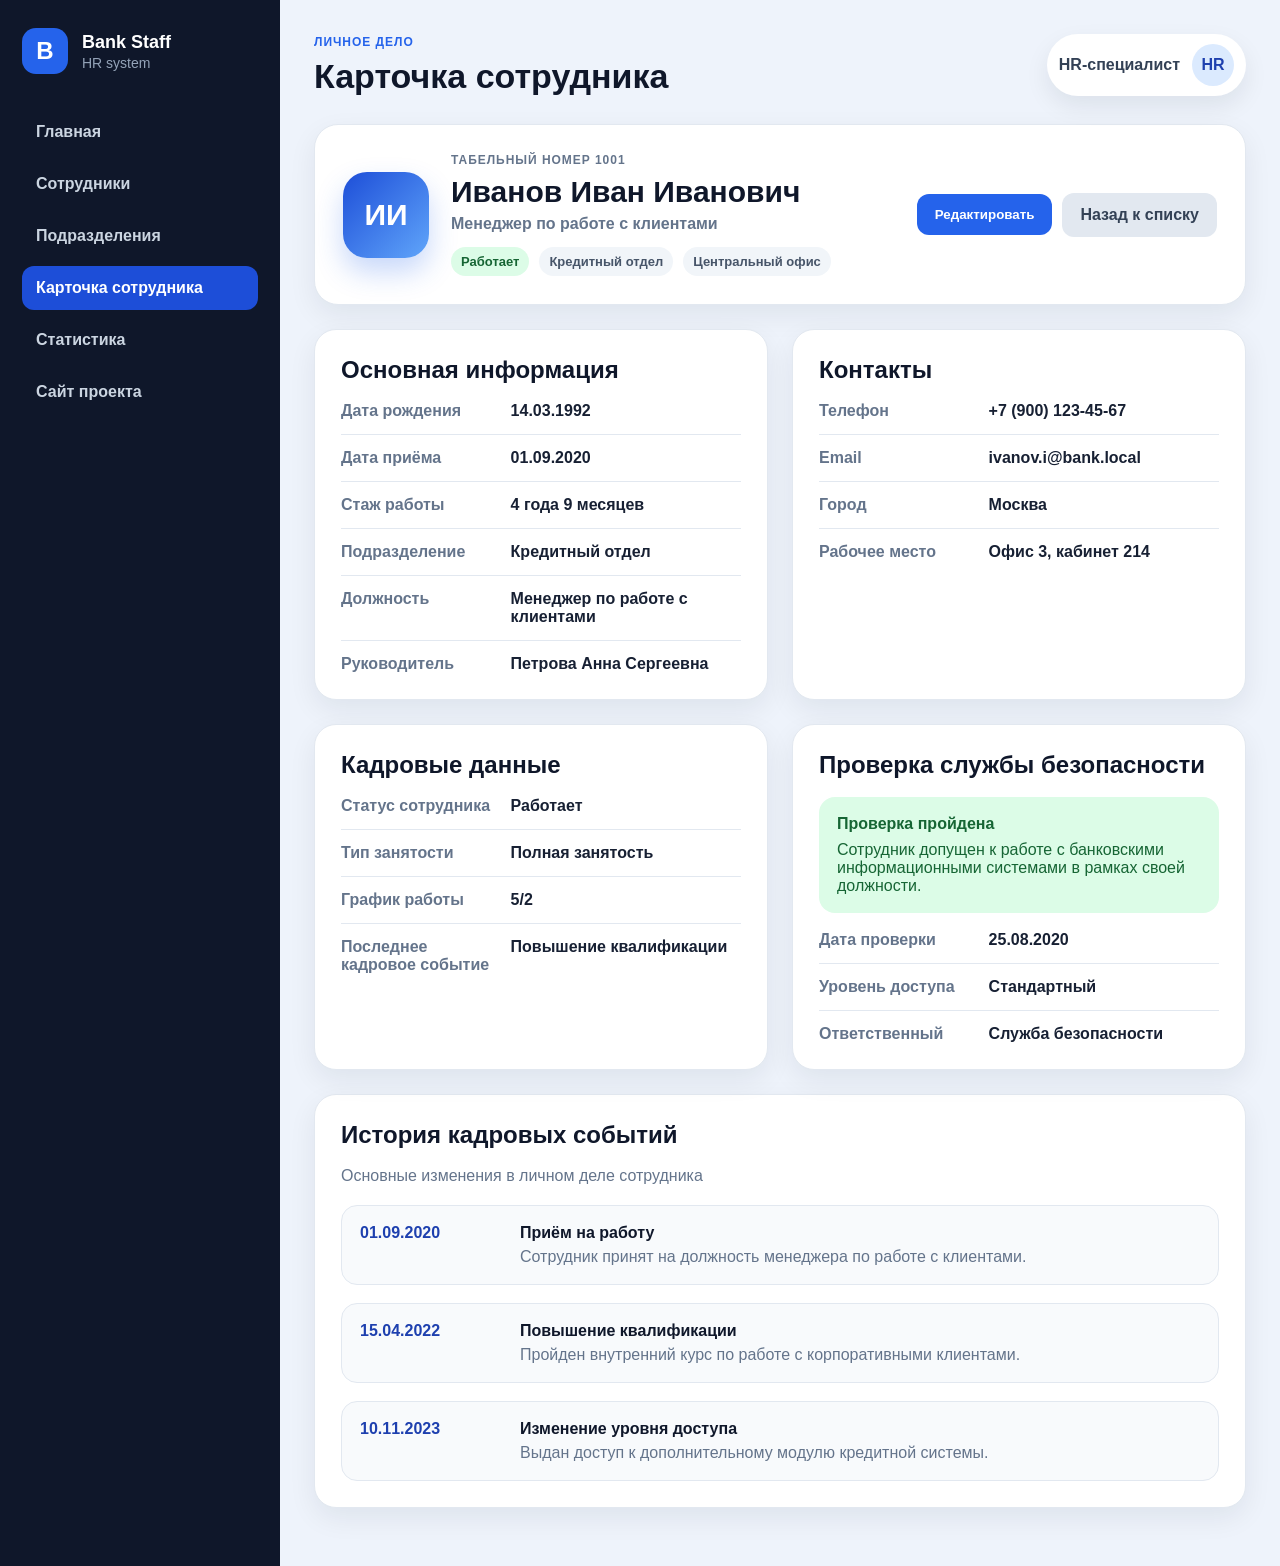
<file: src/employee-card.html>
<!DOCTYPE html>
<html lang="ru">
<head>
  <meta charset="UTF-8">
  <meta name="viewport" content="width=device-width, initial-scale=1.0">
  <title>Bank Staff System - Карточка сотрудника</title>
  <link rel="stylesheet" href="style.css">
</head>
<body>

  <aside class="sidebar">
    <div class="sidebar-logo">
      <div class="logo-mark">B</div>
      <div>
        <strong>Bank Staff</strong>
        <span>HR system</span>
      </div>
    </div>

    <nav class="sidebar-nav">
      <a href="index.html">Главная</a>
      <a href="employees.html">Сотрудники</a>
      <a href="departments.html">Подразделения</a>
      <a href="employee-card.html" class="active">Карточка сотрудника</a>
      <a href="statistics.html">Статистика</a>
      <a href="../site/index.html">Сайт проекта</a>
    </nav>
  </aside>

  <main class="app">
    <header class="topbar">
      <div>
        <p class="eyebrow">Личное дело</p>
        <h1>Карточка сотрудника</h1>
      </div>

      <div class="user-panel">
        <span class="user-role">HR-специалист</span>
        <div class="user-avatar">HR</div>
      </div>
    </header>

    <section class="employee-profile">
      <div class="profile-header">
        <div class="profile-main">
          <div class="profile-avatar">ИИ</div>

          <div>
            <p class="eyebrow">Табельный номер 1001</p>
            <h2>Иванов Иван Иванович</h2>
            <p>Менеджер по работе с клиентами</p>

            <div class="profile-tags">
              <span class="employee-status status-working">Работает</span>
              <span class="tag-light">Кредитный отдел</span>
              <span class="tag-light">Центральный офис</span>
            </div>
          </div>
        </div>

        <div class="profile-actions">
          <button class="primary-action" type="button">Редактировать</button>
          <a href="employees.html" class="secondary-link">Назад к списку</a>
        </div>
      </div>
    </section>

    <section class="profile-grid">
      <article class="profile-card">
        <h2>Основная информация</h2>

        <div class="info-list">
          <div>
            <span>Дата рождения</span>
            <strong>14.03.1992</strong>
          </div>

          <div>
            <span>Дата приёма</span>
            <strong>01.09.2020</strong>
          </div>

          <div>
            <span>Стаж работы</span>
            <strong>4 года 9 месяцев</strong>
          </div>

          <div>
            <span>Подразделение</span>
            <strong>Кредитный отдел</strong>
          </div>

          <div>
            <span>Должность</span>
            <strong>Менеджер по работе с клиентами</strong>
          </div>

          <div>
            <span>Руководитель</span>
            <strong>Петрова Анна Сергеевна</strong>
          </div>
        </div>
      </article>

      <article class="profile-card">
        <h2>Контакты</h2>

        <div class="info-list">
          <div>
            <span>Телефон</span>
            <strong>+7 (900) 123-45-67</strong>
          </div>

          <div>
            <span>Email</span>
            <strong>ivanov.i@bank.local</strong>
          </div>

          <div>
            <span>Город</span>
            <strong>Москва</strong>
          </div>

          <div>
            <span>Рабочее место</span>
            <strong>Офис 3, кабинет 214</strong>
          </div>
        </div>
      </article>

      <article class="profile-card">
        <h2>Кадровые данные</h2>

        <div class="info-list">
          <div>
            <span>Статус сотрудника</span>
            <strong>Работает</strong>
          </div>

          <div>
            <span>Тип занятости</span>
            <strong>Полная занятость</strong>
          </div>

          <div>
            <span>График работы</span>
            <strong>5/2</strong>
          </div>

          <div>
            <span>Последнее кадровое событие</span>
            <strong>Повышение квалификации</strong>
          </div>
        </div>
      </article>

      <article class="profile-card">
        <h2>Проверка службы безопасности</h2>

        <div class="security-box success">
          <strong>Проверка пройдена</strong>
          <p>
            Сотрудник допущен к работе с банковскими информационными системами
            в рамках своей должности.
          </p>
        </div>

        <div class="info-list compact">
          <div>
            <span>Дата проверки</span>
            <strong>25.08.2020</strong>
          </div>

          <div>
            <span>Уровень доступа</span>
            <strong>Стандартный</strong>
          </div>

          <div>
            <span>Ответственный</span>
            <strong>Служба безопасности</strong>
          </div>
        </div>
      </article>
    </section>

    <section class="profile-card wide-profile-card">
      <div class="panel-header">
        <div>
          <h2>История кадровых событий</h2>
          <p>Основные изменения в личном деле сотрудника</p>
        </div>
      </div>

      <div class="timeline">
        <div class="timeline-item">
          <span class="timeline-date">01.09.2020</span>
          <div>
            <strong>Приём на работу</strong>
            <p>Сотрудник принят на должность менеджера по работе с клиентами.</p>
          </div>
        </div>

        <div class="timeline-item">
          <span class="timeline-date">15.04.2022</span>
          <div>
            <strong>Повышение квалификации</strong>
            <p>Пройден внутренний курс по работе с корпоративными клиентами.</p>
          </div>
        </div>

        <div class="timeline-item">
          <span class="timeline-date">10.11.2023</span>
          <div>
            <strong>Изменение уровня доступа</strong>
            <p>Выдан доступ к дополнительному модулю кредитной системы.</p>
          </div>
        </div>
      </div>
    </section>
  </main>

  <script src="app.js"></script>
</body>
</html>
</file>
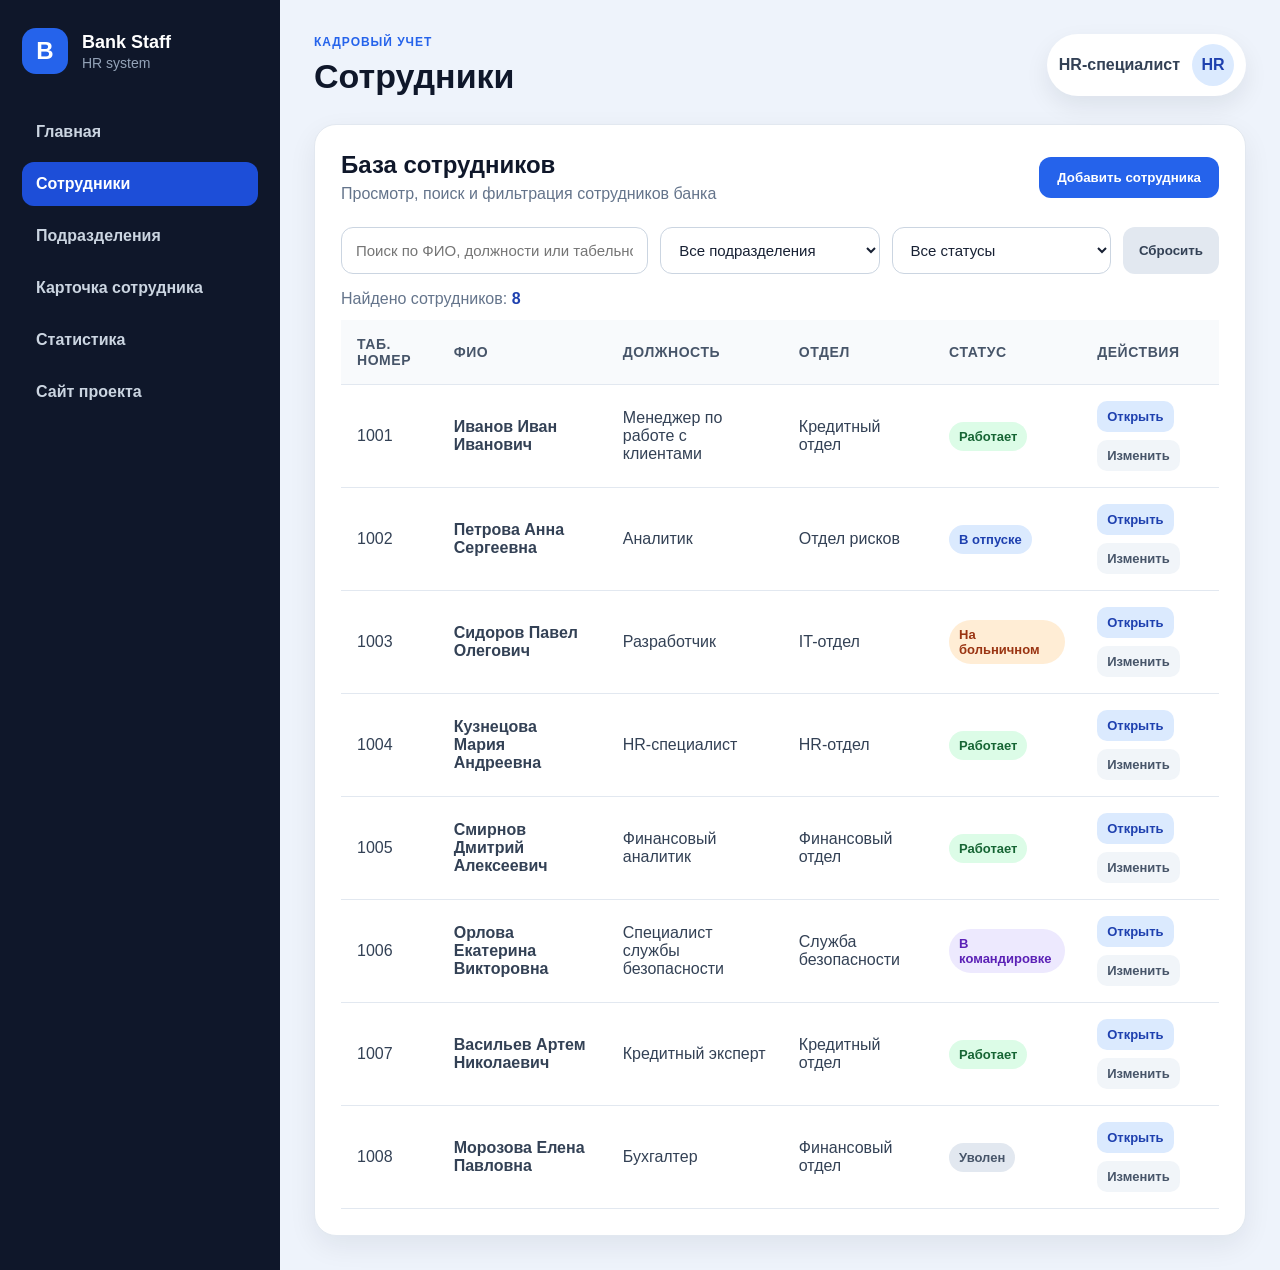
<file: src/employees.html>
<!DOCTYPE html>
<html lang="ru">
<head>
  <meta charset="UTF-8">
  <meta name="viewport" content="width=device-width, initial-scale=1.0">
  <title>Bank Staff System - Сотрудники</title>
  <link rel="stylesheet" href="style.css">
</head>
<body>

  <aside class="sidebar">
    <div class="sidebar-logo">
      <div class="logo-mark">B</div>
      <div>
        <strong>Bank Staff</strong>
        <span>HR system</span>
      </div>
    </div>

    <nav class="sidebar-nav">
      <a href="index.html">Главная</a>
      <a href="employees.html" class="active">Сотрудники</a>
      <a href="departments.html">Подразделения</a>
      <a href="employee-card.html">Карточка сотрудника</a>
      <a href="statistics.html">Статистика</a>
      <a href="../site/index.html">Сайт проекта</a>
    </nav>
  </aside>

  <main class="app">
    <header class="topbar">
      <div>
        <p class="eyebrow">Кадровый учет</p>
        <h1>Сотрудники</h1>
      </div>

      <div class="user-panel">
        <span class="user-role">HR-специалист</span>
        <div class="user-avatar">HR</div>
      </div>
    </header>

    <section class="page-panel">
      <div class="panel-header">
        <div>
          <h2>База сотрудников</h2>
          <p>Просмотр, поиск и фильтрация сотрудников банка</p>
        </div>

        <button class="primary-action" type="button">Добавить сотрудника</button>
      </div>

      <div class="filters">
        <input 
          type="text" 
          id="employeeSearch" 
          placeholder="Поиск по ФИО, должности или табельному номеру"
        >

        <select id="departmentFilter">
          <option value="all">Все подразделения</option>
          <option value="HR-отдел">HR-отдел</option>
          <option value="Кредитный отдел">Кредитный отдел</option>
          <option value="Отдел рисков">Отдел рисков</option>
          <option value="IT-отдел">IT-отдел</option>
          <option value="Финансовый отдел">Финансовый отдел</option>
          <option value="Служба безопасности">Служба безопасности</option>
        </select>

        <select id="statusFilter">
          <option value="all">Все статусы</option>
          <option value="Работает">Работает</option>
          <option value="В отпуске">В отпуске</option>
          <option value="На больничном">На больничном</option>
          <option value="В командировке">В командировке</option>
          <option value="Уволен">Уволен</option>
        </select>

        <button id="resetFilters" class="secondary-action" type="button">Сбросить</button>
      </div>

      <div class="table-info">
        <p>Найдено сотрудников: <strong id="employeeCount">0</strong></p>
      </div>

      <div class="table-wrapper">
        <table class="employees-table">
          <thead>
            <tr>
              <th>Таб. номер</th>
              <th>ФИО</th>
              <th>Должность</th>
              <th>Отдел</th>
              <th>Статус</th>
              <th>Действия</th>
            </tr>
          </thead>
          <tbody id="employeeTableBody">
            <!-- Данные подставляются через JavaScript -->
          </tbody>
        </table>
      </div>
    </section>
  </main>

  <script src="app.js"></script>
</body>
</html>
</file>
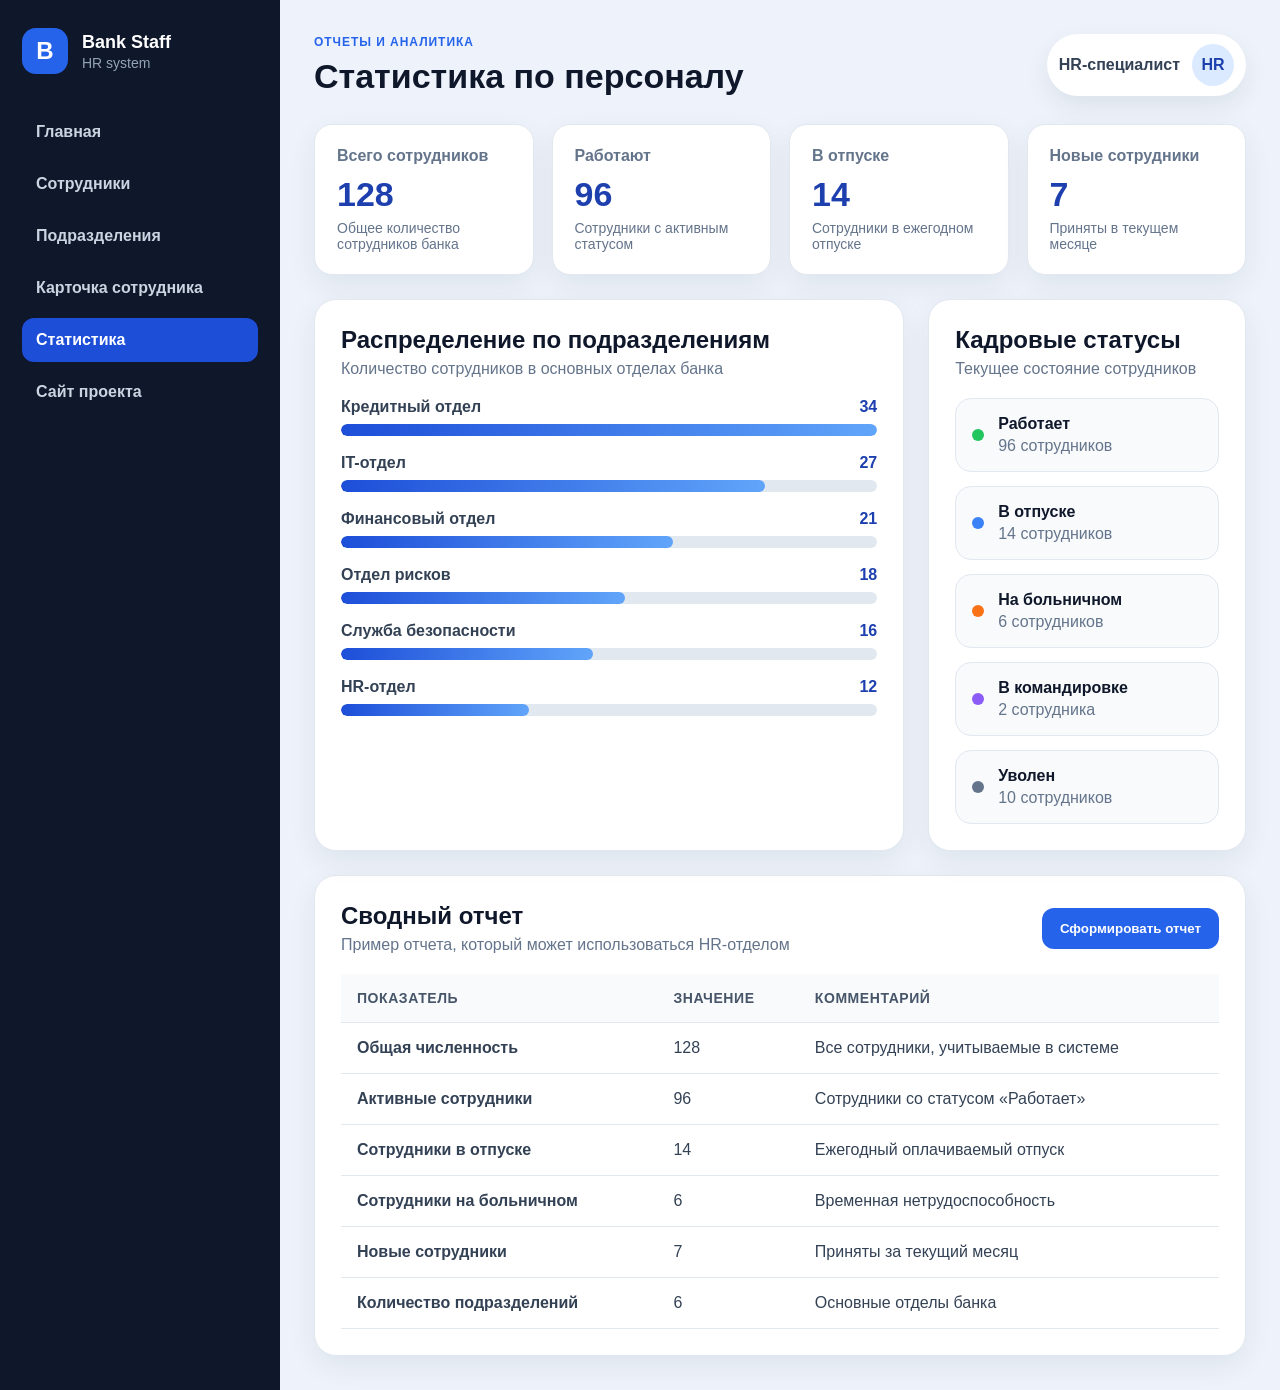
<file: src/statistics.html>
<!DOCTYPE html>
<html lang="ru">
<head>
  <meta charset="UTF-8">
  <meta name="viewport" content="width=device-width, initial-scale=1.0">
  <title>Bank Staff System - Статистика</title>
  <link rel="stylesheet" href="style.css">
</head>
<body>

  <aside class="sidebar">
    <div class="sidebar-logo">
      <div class="logo-mark">B</div>
      <div>
        <strong>Bank Staff</strong>
        <span>HR system</span>
      </div>
    </div>

    <nav class="sidebar-nav">
      <a href="index.html">Главная</a>
      <a href="employees.html">Сотрудники</a>
      <a href="departments.html">Подразделения</a>
      <a href="employee-card.html">Карточка сотрудника</a>
      <a href="statistics.html" class="active">Статистика</a>
      <a href="../site/index.html">Сайт проекта</a>
    </nav>
  </aside>

  <main class="app">
    <header class="topbar">
      <div>
        <p class="eyebrow">Отчеты и аналитика</p>
        <h1>Статистика по персоналу</h1>
      </div>

      <div class="user-panel">
        <span class="user-role">HR-специалист</span>
        <div class="user-avatar">HR</div>
      </div>
    </header>

    <section class="stats-grid">
      <article class="stat-card">
        <span class="stat-label">Всего сотрудников</span>
        <strong>128</strong>
        <p>Общее количество сотрудников банка</p>
      </article>

      <article class="stat-card">
        <span class="stat-label">Работают</span>
        <strong>96</strong>
        <p>Сотрудники с активным статусом</p>
      </article>

      <article class="stat-card">
        <span class="stat-label">В отпуске</span>
        <strong>14</strong>
        <p>Сотрудники в ежегодном отпуске</p>
      </article>

      <article class="stat-card">
        <span class="stat-label">Новые сотрудники</span>
        <strong>7</strong>
        <p>Приняты в текущем месяце</p>
      </article>
    </section>

    <section class="statistics-layout">
      <article class="page-panel">
        <div class="panel-header">
          <div>
            <h2>Распределение по подразделениям</h2>
            <p>Количество сотрудников в основных отделах банка</p>
          </div>
        </div>

        <div class="bar-list">
          <div class="bar-item">
            <div class="bar-info">
              <span>Кредитный отдел</span>
              <strong>34</strong>
            </div>
            <div class="bar-track">
              <div class="bar-fill" style="width: 100%;"></div>
            </div>
          </div>

          <div class="bar-item">
            <div class="bar-info">
              <span>IT-отдел</span>
              <strong>27</strong>
            </div>
            <div class="bar-track">
              <div class="bar-fill" style="width: 79%;"></div>
            </div>
          </div>

          <div class="bar-item">
            <div class="bar-info">
              <span>Финансовый отдел</span>
              <strong>21</strong>
            </div>
            <div class="bar-track">
              <div class="bar-fill" style="width: 62%;"></div>
            </div>
          </div>

          <div class="bar-item">
            <div class="bar-info">
              <span>Отдел рисков</span>
              <strong>18</strong>
            </div>
            <div class="bar-track">
              <div class="bar-fill" style="width: 53%;"></div>
            </div>
          </div>

          <div class="bar-item">
            <div class="bar-info">
              <span>Служба безопасности</span>
              <strong>16</strong>
            </div>
            <div class="bar-track">
              <div class="bar-fill" style="width: 47%;"></div>
            </div>
          </div>

          <div class="bar-item">
            <div class="bar-info">
              <span>HR-отдел</span>
              <strong>12</strong>
            </div>
            <div class="bar-track">
              <div class="bar-fill" style="width: 35%;"></div>
            </div>
          </div>
        </div>
      </article>

      <article class="page-panel">
        <div class="panel-header">
          <div>
            <h2>Кадровые статусы</h2>
            <p>Текущее состояние сотрудников</p>
          </div>
        </div>

        <div class="status-stat-list">
          <div class="status-stat">
            <span class="status-dot green"></span>
            <div>
              <strong>Работает</strong>
              <p>96 сотрудников</p>
            </div>
          </div>

          <div class="status-stat">
            <span class="status-dot blue"></span>
            <div>
              <strong>В отпуске</strong>
              <p>14 сотрудников</p>
            </div>
          </div>

          <div class="status-stat">
            <span class="status-dot orange"></span>
            <div>
              <strong>На больничном</strong>
              <p>6 сотрудников</p>
            </div>
          </div>

          <div class="status-stat">
            <span class="status-dot purple"></span>
            <div>
              <strong>В командировке</strong>
              <p>2 сотрудника</p>
            </div>
          </div>

          <div class="status-stat">
            <span class="status-dot gray"></span>
            <div>
              <strong>Уволен</strong>
              <p>10 сотрудников</p>
            </div>
          </div>
        </div>
      </article>
    </section>

    <section class="page-panel">
      <div class="panel-header">
        <div>
          <h2>Сводный отчет</h2>
          <p>Пример отчета, который может использоваться HR-отделом</p>
        </div>

        <button class="primary-action" type="button">Сформировать отчет</button>
      </div>

      <div class="table-wrapper">
        <table class="employees-table">
          <thead>
            <tr>
              <th>Показатель</th>
              <th>Значение</th>
              <th>Комментарий</th>
            </tr>
          </thead>
          <tbody>
            <tr>
              <td><strong>Общая численность</strong></td>
              <td>128</td>
              <td>Все сотрудники, учитываемые в системе</td>
            </tr>

            <tr>
              <td><strong>Активные сотрудники</strong></td>
              <td>96</td>
              <td>Сотрудники со статусом «Работает»</td>
            </tr>

            <tr>
              <td><strong>Сотрудники в отпуске</strong></td>
              <td>14</td>
              <td>Ежегодный оплачиваемый отпуск</td>
            </tr>

            <tr>
              <td><strong>Сотрудники на больничном</strong></td>
              <td>6</td>
              <td>Временная нетрудоспособность</td>
            </tr>

            <tr>
              <td><strong>Новые сотрудники</strong></td>
              <td>7</td>
              <td>Приняты за текущий месяц</td>
            </tr>

            <tr>
              <td><strong>Количество подразделений</strong></td>
              <td>6</td>
              <td>Основные отделы банка</td>
            </tr>
          </tbody>
        </table>
      </div>
    </section>
  </main>

  <script src="app.js"></script>
</body>
</html>
</file>
<file: site/style.css>
* {
  box-sizing: border-box;
  margin: 0;
  padding: 0;
}

body {
  font-family: Arial, sans-serif;
  color: #1f2937;
  background: #f4f7fb;
  line-height: 1.6;
}

.container {
  width: min(1180px, 92%);
  margin: 0 auto;
}

.header {
  background: #0f172a;
  color: #ffffff;
  padding: 18px 0;
  position: sticky;
  top: 0;
  z-index: 10;
  box-shadow: 0 4px 18px rgba(15, 23, 42, 0.25);
}

.header-content {
  display: flex;
  align-items: center;
  justify-content: space-between;
  gap: 24px;
}

.logo {
  display: flex;
  align-items: center;
  gap: 10px;
  font-weight: 700;
  font-size: 18px;
}

.logo-icon {
  font-size: 24px;
}

.nav {
  display: flex;
  gap: 14px;
  flex-wrap: wrap;
}

.nav a {
  color: #cbd5e1;
  text-decoration: none;
  font-size: 15px;
  padding: 8px 12px;
  border-radius: 8px;
  transition: 0.2s;
}

.nav a:hover,
.nav a.active {
  color: #ffffff;
  background: #1e40af;
}

.hero {
  padding: 80px 0;
  background:
    linear-gradient(135deg, rgba(15, 23, 42, 0.95), rgba(30, 64, 175, 0.88)),
    url("https://images.unsplash.com/photo-1486406146926-c627a92ad1ab?auto=format&fit=crop&w=1600&q=80");
  background-size: cover;
  background-position: center;
  color: #ffffff;
}

.hero-content {
  display: grid;
  grid-template-columns: 1.3fr 0.7fr;
  gap: 40px;
  align-items: center;
}

.tag {
  display: inline-block;
  background: rgba(96, 165, 250, 0.18);
  color: #bfdbfe;
  border: 1px solid rgba(191, 219, 254, 0.35);
  padding: 7px 12px;
  border-radius: 999px;
  margin-bottom: 20px;
  font-size: 14px;
}

.hero h1 {
  font-size: clamp(34px, 5vw, 58px);
  line-height: 1.1;
  margin-bottom: 24px;
}

.hero-description {
  max-width: 760px;
  color: #dbeafe;
  font-size: 19px;
  margin-bottom: 30px;
}

.hero-buttons {
  display: flex;
  gap: 14px;
  flex-wrap: wrap;
}

.btn {
  display: inline-block;
  text-decoration: none;
  padding: 13px 20px;
  border-radius: 10px;
  font-weight: 700;
  transition: 0.2s;
}

.btn.primary {
  background: #2563eb;
  color: #ffffff;
}

.btn.primary:hover {
  background: #1d4ed8;
}

.btn.secondary {
  background: #ffffff;
  color: #1e3a8a;
}

.btn.secondary:hover {
  background: #dbeafe;
}

.hero-card {
  background: rgba(255, 255, 255, 0.12);
  border: 1px solid rgba(255, 255, 255, 0.22);
  border-radius: 20px;
  padding: 28px;
  backdrop-filter: blur(12px);
}

.hero-card h2 {
  margin-bottom: 16px;
  font-size: 24px;
}

.hero-card ul {
  list-style: none;
}

.hero-card li {
  padding: 10px 0;
  border-bottom: 1px solid rgba(255, 255, 255, 0.16);
}

.hero-card li:last-child {
  border-bottom: none;
}

.features {
  padding: 70px 0;
}

.section-title {
  text-align: center;
  font-size: 34px;
  margin-bottom: 36px;
  color: #0f172a;
}

.features-grid {
  display: grid;
  grid-template-columns: repeat(3, 1fr);
  gap: 24px;
}

.feature-card {
  background: #ffffff;
  border-radius: 18px;
  padding: 28px;
  box-shadow: 0 12px 30px rgba(15, 23, 42, 0.08);
  border: 1px solid #e5e7eb;
  transition: 0.2s;
}

.feature-card:hover {
  transform: translateY(-4px);
  box-shadow: 0 18px 40px rgba(15, 23, 42, 0.12);
}

.feature-icon {
  font-size: 34px;
  margin-bottom: 14px;
}

.feature-card h3 {
  color: #1e3a8a;
  margin-bottom: 10px;
  font-size: 22px;
}

.feature-card p {
  color: #4b5563;
}

.project-info {
  padding: 70px 0;
  background: #ffffff;
}

.info-grid {
  display: grid;
  grid-template-columns: 1fr 1fr;
  gap: 36px;
}

.info-grid h2 {
  color: #0f172a;
  margin-bottom: 16px;
  font-size: 28px;
}

.info-grid p {
  color: #4b5563;
  font-size: 17px;
}

.tech-list {
  display: flex;
  flex-wrap: wrap;
  gap: 12px;
}

.tech-list span {
  background: #dbeafe;
  color: #1e3a8a;
  padding: 10px 14px;
  border-radius: 999px;
  font-weight: 700;
}

.footer {
  background: #0f172a;
  color: #cbd5e1;
  padding: 24px 0;
  text-align: center;
}

.footer p + p {
  margin-top: 6px;
}

@media (max-width: 850px) {
  .header-content,
  .hero-content,
  .info-grid {
    grid-template-columns: 1fr;
    display: grid;
  }

  .header-content {
    justify-content: start;
  }

  .features-grid {
    grid-template-columns: 1fr;
  }

  .hero {
    padding: 54px 0;
  }

  .nav {
    margin-top: 12px;
  }
}
.page-hero {
  padding: 70px 0;
  background:
    linear-gradient(135deg, rgba(15, 23, 42, 0.94), rgba(30, 64, 175, 0.82)),
    url("https://images.unsplash.com/photo-1554224155-6726b3ff858f?auto=format&fit=crop&w=1600&q=80");
  background-size: cover;
  background-position: center;
  color: #ffffff;
}

.page-hero h1 {
  font-size: clamp(34px, 5vw, 52px);
  margin-bottom: 18px;
}

.page-hero p {
  max-width: 820px;
  color: #dbeafe;
  font-size: 18px;
}

.content-section {
  padding: 64px 0;
}

.content-section.light {
  background: #eef4ff;
}

.content-grid {
  display: grid;
  grid-template-columns: 1fr 1fr;
  gap: 24px;
}

.content-card,
.team-card,
.journal-card,
.resource-card {
  background: #ffffff;
  border: 1px solid #e5e7eb;
  border-radius: 18px;
  padding: 28px;
  box-shadow: 0 12px 30px rgba(15, 23, 42, 0.08);
}

.content-card h2,
.team-card h2,
.journal-card h2,
.resource-card h2 {
  color: #0f172a;
  margin-bottom: 14px;
}

.content-card p,
.team-card p,
.journal-card p,
.resource-card p {
  color: #4b5563;
  margin-bottom: 12px;
}

.wide-card {
  max-width: 900px;
  margin: 0 auto;
}

.team-grid {
  display: grid;
  grid-template-columns: repeat(3, 1fr);
  gap: 24px;
}

.avatar {
  width: 54px;
  height: 54px;
  border-radius: 16px;
  background: #1e40af;
  color: #ffffff;
  display: grid;
  place-items: center;
  font-weight: 800;
  font-size: 24px;
  margin-bottom: 18px;
}

.role {
  font-weight: 700;
  color: #1e3a8a !important;
}

.team-card ul {
  margin-top: 14px;
  padding-left: 20px;
  color: #4b5563;
}

.team-card li {
  margin-bottom: 8px;
}

.journal-list {
  display: grid;
  gap: 22px;
}

.journal-date {
  display: inline-block;
  background: #dbeafe;
  color: #1e3a8a !important;
  padding: 7px 12px;
  border-radius: 999px;
  font-weight: 700;
  margin-bottom: 14px !important;
}

.resources-grid {
  display: grid;
  grid-template-columns: repeat(2, 1fr);
  gap: 24px;
}

.resource-card a {
  display: block;
  color: #1d4ed8;
  font-weight: 700;
  text-decoration: none;
  margin-top: 10px;
}

.resource-card a:hover {
  text-decoration: underline;
}

@media (max-width: 850px) {
  .content-grid,
  .team-grid,
  .resources-grid {
    grid-template-columns: 1fr;
  }

  .page-hero {
    padding: 50px 0;
  }
}
..gallery-grid {
  display: grid;
  grid-template-columns: repeat(2, minmax(0, 1fr));
  gap: 24px;
  align-items: stretch;
}

.gallery-card {
  display: flex;
  flex-direction: column;
  text-decoration: none;
  color: #0f172a;
  background: #ffffff;
  border-radius: 18px;
  overflow: hidden;
  border: 1px solid #e5e7eb;
  box-shadow: 0 14px 34px rgba(15, 23, 42, 0.12);
  transition: 0.2s;
}

.gallery-card:hover {
  transform: translateY(-4px);
  box-shadow: 0 18px 44px rgba(15, 23, 42, 0.16);
}

.gallery-card img {
  width: 100%;
  aspect-ratio: 16 / 9;
  object-fit: contain;
  background: #f8fafc;
  padding: 12px;
  display: block;
}

.gallery-card span {
  display: block;
  padding: 14px 16px;
  font-weight: 800;
  text-align: center;
  border-top: 1px solid #e5e7eb;
}

@media (max-width: 850px) {
  .gallery-grid {
    grid-template-columns: 1fr;
  }
}

@media (max-width: 850px) {
  .gallery-grid {
    grid-template-columns: 1fr;
  }
}
</file>
<file: src/style.css>
* {
  box-sizing: border-box;
  margin: 0;
  padding: 0;
}

body {
  min-height: 100vh;
  font-family: Arial, sans-serif;
  background: #eef3fb;
  color: #172033;
  display: grid;
  grid-template-columns: 280px 1fr;
}

.sidebar {
  background: #0f172a;
  color: #ffffff;
  padding: 28px 22px;
  min-height: 100vh;
  position: sticky;
  top: 0;
}

.sidebar-logo {
  display: flex;
  align-items: center;
  gap: 14px;
  margin-bottom: 36px;
}

.logo-mark {
  width: 46px;
  height: 46px;
  border-radius: 14px;
  background: #2563eb;
  display: grid;
  place-items: center;
  font-weight: 800;
  font-size: 24px;
}

.sidebar-logo strong {
  display: block;
  font-size: 18px;
}

.sidebar-logo span {
  display: block;
  color: #94a3b8;
  font-size: 14px;
  margin-top: 2px;
}

.sidebar-nav {
  display: grid;
  gap: 8px;
}

.sidebar-nav a {
  color: #cbd5e1;
  text-decoration: none;
  padding: 13px 14px;
  border-radius: 12px;
  transition: 0.2s;
  font-weight: 600;
}

.sidebar-nav a:hover,
.sidebar-nav a.active {
  background: #1d4ed8;
  color: #ffffff;
}

.app {
  padding: 34px;
}

.topbar {
  display: flex;
  justify-content: space-between;
  align-items: center;
  gap: 22px;
  margin-bottom: 28px;
}

.eyebrow {
  color: #2563eb;
  font-weight: 800;
  text-transform: uppercase;
  letter-spacing: 0.08em;
  font-size: 12px;
  margin-bottom: 8px;
}

.topbar h1 {
  font-size: 34px;
  color: #0f172a;
}

.user-panel {
  display: flex;
  align-items: center;
  gap: 12px;
  background: #ffffff;
  padding: 10px 12px;
  border-radius: 999px;
  box-shadow: 0 10px 24px rgba(15, 23, 42, 0.08);
}

.user-role {
  font-weight: 700;
  color: #334155;
}

.user-avatar {
  width: 42px;
  height: 42px;
  border-radius: 50%;
  background: #dbeafe;
  color: #1e40af;
  display: grid;
  place-items: center;
  font-weight: 800;
}

.welcome-card {
  background:
    linear-gradient(135deg, rgba(15, 23, 42, 0.96), rgba(30, 64, 175, 0.88)),
    url("https://images.unsplash.com/photo-1454165804606-c3d57bc86b40?auto=format&fit=crop&w=1600&q=80");
  background-size: cover;
  background-position: center;
  color: #ffffff;
  border-radius: 24px;
  padding: 34px;
  display: flex;
  justify-content: space-between;
  gap: 30px;
  align-items: end;
  margin-bottom: 24px;
  box-shadow: 0 18px 40px rgba(15, 23, 42, 0.18);
}

.welcome-card h2 {
  font-size: 32px;
  margin-bottom: 14px;
}

.welcome-card p {
  max-width: 760px;
  color: #dbeafe;
  font-size: 17px;
}

.primary-button {
  display: inline-block;
  white-space: nowrap;
  text-decoration: none;
  background: #ffffff;
  color: #1e40af;
  padding: 13px 18px;
  border-radius: 12px;
  font-weight: 800;
  transition: 0.2s;
}

.primary-button:hover {
  background: #dbeafe;
}

.stats-grid {
  display: grid;
  grid-template-columns: repeat(4, 1fr);
  gap: 18px;
  margin-bottom: 24px;
}

.stat-card {
  background: #ffffff;
  border: 1px solid #e2e8f0;
  border-radius: 18px;
  padding: 22px;
  box-shadow: 0 10px 28px rgba(15, 23, 42, 0.07);
}

.stat-label {
  display: block;
  color: #64748b;
  font-weight: 700;
  margin-bottom: 10px;
}

.stat-card strong {
  display: block;
  font-size: 34px;
  color: #1e40af;
  margin-bottom: 6px;
}

.stat-card p {
  color: #64748b;
  font-size: 14px;
}

.dashboard-grid {
  display: grid;
  grid-template-columns: 1.25fr 0.75fr;
  gap: 24px;
}

.panel {
  background: #ffffff;
  border-radius: 22px;
  padding: 26px;
  border: 1px solid #e2e8f0;
  box-shadow: 0 10px 28px rgba(15, 23, 42, 0.07);
}

.panel-header {
  display: flex;
  justify-content: space-between;
  gap: 18px;
  align-items: center;
  margin-bottom: 20px;
}

.panel-header h2 {
  color: #0f172a;
}

.panel-header span {
  color: #64748b;
  font-weight: 700;
  font-size: 14px;
}

.quick-actions {
  display: grid;
  gap: 12px;
}

.quick-actions a {
  display: block;
  text-decoration: none;
  color: #172033;
  border: 1px solid #e2e8f0;
  border-radius: 16px;
  padding: 18px;
  transition: 0.2s;
}

.quick-actions a:hover {
  border-color: #2563eb;
  background: #eff6ff;
}

.quick-actions strong {
  display: block;
  color: #1e40af;
  margin-bottom: 6px;
}

.quick-actions span {
  color: #64748b;
}

.status-list {
  display: grid;
  gap: 14px;
}

.status-list div {
  display: grid;
  grid-template-columns: auto 1fr auto;
  gap: 12px;
  align-items: center;
  border-bottom: 1px solid #e2e8f0;
  padding-bottom: 14px;
}

.status-list div:last-child {
  border-bottom: none;
  padding-bottom: 0;
}

.status-list p {
  color: #334155;
  font-weight: 700;
}

.status-list strong {
  color: #0f172a;
}

.status-dot {
  width: 12px;
  height: 12px;
  border-radius: 50%;
}

.status-dot.green {
  background: #22c55e;
}

.status-dot.blue {
  background: #3b82f6;
}

.status-dot.orange {
  background: #f97316;
}

.status-dot.gray {
  background: #64748b;
}

@media (max-width: 1000px) {
  body {
    grid-template-columns: 1fr;
  }

  .sidebar {
    min-height: auto;
    position: static;
  }

  .stats-grid,
  .dashboard-grid {
    grid-template-columns: 1fr;
  }

  .welcome-card,
  .topbar {
    flex-direction: column;
    align-items: flex-start;
  }
}
.page-panel {
  background: #ffffff;
  border-radius: 22px;
  padding: 26px;
  border: 1px solid #e2e8f0;
  box-shadow: 0 10px 28px rgba(15, 23, 42, 0.07);
}

.panel-header p {
  color: #64748b;
  margin-top: 6px;
}

.primary-action,
.secondary-action {
  border: none;
  cursor: pointer;
  font-family: inherit;
  font-weight: 800;
  border-radius: 12px;
  transition: 0.2s;
}

.primary-action {
  background: #2563eb;
  color: #ffffff;
  padding: 13px 18px;
}

.primary-action:hover {
  background: #1d4ed8;
}

.secondary-action {
  background: #e2e8f0;
  color: #334155;
  padding: 12px 16px;
}

.secondary-action:hover {
  background: #cbd5e1;
}

.filters {
  display: grid;
  grid-template-columns: 1.4fr 1fr 1fr auto;
  gap: 12px;
  margin: 24px 0 16px;
}

.filters input,
.filters select {
  width: 100%;
  border: 1px solid #cbd5e1;
  background: #ffffff;
  border-radius: 12px;
  padding: 13px 14px;
  font-family: inherit;
  font-size: 15px;
  color: #172033;
  outline: none;
}

.filters input:focus,
.filters select:focus {
  border-color: #2563eb;
  box-shadow: 0 0 0 3px rgba(37, 99, 235, 0.14);
}

.table-info {
  color: #64748b;
  margin-bottom: 12px;
}

.table-info strong {
  color: #1e40af;
}

.table-wrapper {
  overflow-x: auto;
}

.employees-table {
  width: 100%;
  border-collapse: collapse;
  min-width: 860px;
}

.employees-table th,
.employees-table td {
  text-align: left;
  padding: 16px;
  border-bottom: 1px solid #e2e8f0;
}

.employees-table th {
  background: #f8fafc;
  color: #475569;
  font-size: 14px;
  text-transform: uppercase;
  letter-spacing: 0.04em;
}

.employees-table td {
  color: #334155;
}

.employees-table tbody tr:hover {
  background: #f8fafc;
}

.employee-status {
  display: inline-flex;
  align-items: center;
  padding: 7px 10px;
  border-radius: 999px;
  font-size: 13px;
  font-weight: 800;
}

.status-working {
  background: #dcfce7;
  color: #166534;
}

.status-vacation {
  background: #dbeafe;
  color: #1e40af;
}

.status-sick {
  background: #ffedd5;
  color: #9a3412;
}

.status-trip {
  background: #ede9fe;
  color: #5b21b6;
}

.status-fired {
  background: #e2e8f0;
  color: #475569;
}

.table-actions {
  display: flex;
  gap: 8px;
  flex-wrap: wrap;
}

.table-link,
.table-actions button {
  border: none;
  text-decoration: none;
  cursor: pointer;
  font-family: inherit;
  font-weight: 800;
  font-size: 13px;
  border-radius: 10px;
  padding: 8px 10px;
}

.table-link {
  background: #dbeafe;
  color: #1e40af;
}

.table-actions button {
  background: #f1f5f9;
  color: #475569;
}

.table-link:hover,
.table-actions button:hover {
  filter: brightness(0.96);
}

@media (max-width: 1000px) {
  .filters {
    grid-template-columns: 1fr;
  }

  .panel-header {
    align-items: flex-start;
    flex-direction: column;
  }
}
.employee-profile {
  background: #ffffff;
  border-radius: 24px;
  padding: 28px;
  border: 1px solid #e2e8f0;
  box-shadow: 0 10px 28px rgba(15, 23, 42, 0.07);
  margin-bottom: 24px;
}

.profile-header {
  display: flex;
  justify-content: space-between;
  gap: 24px;
  align-items: center;
}

.profile-main {
  display: flex;
  align-items: center;
  gap: 22px;
}

.profile-avatar {
  width: 86px;
  height: 86px;
  border-radius: 24px;
  background: linear-gradient(135deg, #1d4ed8, #60a5fa);
  color: #ffffff;
  display: grid;
  place-items: center;
  font-size: 30px;
  font-weight: 900;
  box-shadow: 0 14px 28px rgba(37, 99, 235, 0.25);
}

.profile-main h2 {
  color: #0f172a;
  font-size: 30px;
  margin-bottom: 6px;
}

.profile-main p {
  color: #64748b;
  font-weight: 700;
}

.profile-tags {
  display: flex;
  flex-wrap: wrap;
  gap: 10px;
  margin-top: 14px;
}

.tag-light {
  display: inline-flex;
  align-items: center;
  padding: 7px 10px;
  border-radius: 999px;
  background: #f1f5f9;
  color: #475569;
  font-size: 13px;
  font-weight: 800;
}

.profile-actions {
  display: flex;
  align-items: center;
  gap: 10px;
  flex-wrap: wrap;
}

.secondary-link {
  display: inline-block;
  text-decoration: none;
  background: #e2e8f0;
  color: #334155;
  padding: 13px 18px;
  border-radius: 12px;
  font-weight: 800;
  transition: 0.2s;
}

.secondary-link:hover {
  background: #cbd5e1;
}

.profile-grid {
  display: grid;
  grid-template-columns: repeat(2, 1fr);
  gap: 24px;
  margin-bottom: 24px;
}

.profile-card {
  background: #ffffff;
  border-radius: 22px;
  padding: 26px;
  border: 1px solid #e2e8f0;
  box-shadow: 0 10px 28px rgba(15, 23, 42, 0.07);
}

.profile-card h2 {
  color: #0f172a;
  margin-bottom: 18px;
}

.info-list {
  display: grid;
  gap: 14px;
}

.info-list div {
  display: grid;
  grid-template-columns: 0.8fr 1.2fr;
  gap: 16px;
  align-items: start;
  border-bottom: 1px solid #e2e8f0;
  padding-bottom: 14px;
}

.info-list div:last-child {
  border-bottom: none;
  padding-bottom: 0;
}

.info-list span {
  color: #64748b;
  font-weight: 700;
}

.info-list strong {
  color: #172033;
}

.info-list.compact {
  margin-top: 18px;
}

.security-box {
  padding: 18px;
  border-radius: 16px;
  margin-bottom: 16px;
}

.security-box.success {
  background: #dcfce7;
  color: #166534;
}

.security-box strong {
  display: block;
  margin-bottom: 8px;
}

.security-box p {
  color: inherit;
}

.wide-profile-card {
  margin-bottom: 24px;
}

.timeline {
  display: grid;
  gap: 18px;
}

.timeline-item {
  display: grid;
  grid-template-columns: 140px 1fr;
  gap: 20px;
  padding: 18px;
  border: 1px solid #e2e8f0;
  border-radius: 16px;
  background: #f8fafc;
}

.timeline-date {
  color: #1e40af;
  font-weight: 900;
}

.timeline-item strong {
  display: block;
  color: #0f172a;
  margin-bottom: 6px;
}

.timeline-item p {
  color: #64748b;
}

@media (max-width: 1000px) {
  .profile-header,
  .profile-main {
    flex-direction: column;
    align-items: flex-start;
  }

  .profile-grid {
    grid-template-columns: 1fr;
  }

  .info-list div,
  .timeline-item {
    grid-template-columns: 1fr;
  }
}

.departments-grid {
  display: grid;
  grid-template-columns: repeat(2, 1fr);
  gap: 20px;
  margin-top: 24px;
}

.department-card {
  display: grid;
  grid-template-columns: auto 1fr;
  gap: 18px;
  background: #f8fafc;
  border: 1px solid #e2e8f0;
  border-radius: 18px;
  padding: 22px;
  transition: 0.2s;
}

.department-card:hover {
  background: #eff6ff;
  border-color: #bfdbfe;
  transform: translateY(-2px);
}

.department-icon {
  width: 56px;
  height: 56px;
  border-radius: 16px;
  background: #dbeafe;
  display: grid;
  place-items: center;
  font-size: 28px;
}

.department-content h2 {
  color: #0f172a;
  margin-bottom: 10px;
}

.department-content p {
  color: #64748b;
  margin-bottom: 16px;
}

.department-meta {
  display: grid;
  gap: 8px;
}

.department-meta span {
  color: #475569;
  font-size: 14px;
}

.department-meta strong {
  color: #1e40af;
}

@media (max-width: 1000px) {
  .departments-grid {
    grid-template-columns: 1fr;
  }

  .department-card {
    grid-template-columns: 1fr;
  }
}

.statistics-layout {
  display: grid;
  grid-template-columns: 1.3fr 0.7fr;
  gap: 24px;
  margin-bottom: 24px;
}

.bar-list {
  display: grid;
  gap: 18px;
  margin-top: 10px;
}

.bar-item {
  display: grid;
  gap: 8px;
}

.bar-info {
  display: flex;
  justify-content: space-between;
  gap: 18px;
  color: #334155;
}

.bar-info span {
  font-weight: 800;
}

.bar-info strong {
  color: #1e40af;
}

.bar-track {
  width: 100%;
  height: 12px;
  background: #e2e8f0;
  border-radius: 999px;
  overflow: hidden;
}

.bar-fill {
  height: 100%;
  background: linear-gradient(90deg, #1d4ed8, #60a5fa);
  border-radius: 999px;
}

.status-stat-list {
  display: grid;
  gap: 14px;
}

.status-stat {
  display: grid;
  grid-template-columns: auto 1fr;
  gap: 14px;
  align-items: center;
  background: #f8fafc;
  border: 1px solid #e2e8f0;
  border-radius: 16px;
  padding: 16px;
}

.status-stat strong {
  display: block;
  color: #0f172a;
  margin-bottom: 4px;
}

.status-stat p {
  color: #64748b;
}

.status-dot.purple {
  background: #8b5cf6;
}

@media (max-width: 1000px) {
  .statistics-layout {
    grid-template-columns: 1fr;
  }
}
</file>
